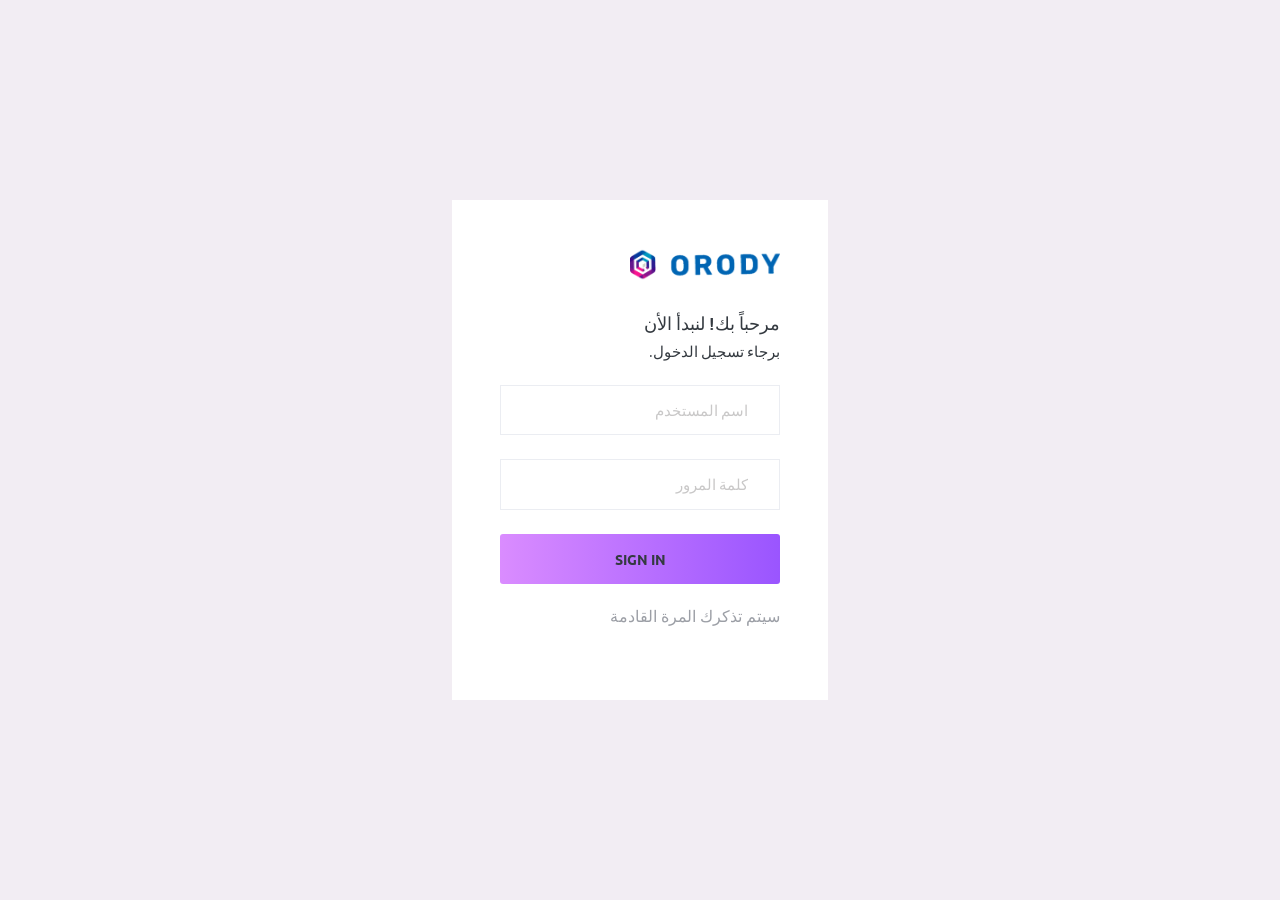
<file: index.html>
<!DOCTYPE html>
<html lang="en">

<head>
    <!-- Required meta tags -->
    <meta charset="utf-8">
    <meta name="viewport" content="width=device-width, initial-scale=1, shrink-to-fit=no">
    <title>Purple Admin</title>
    <!-- plugins:css -->
    <link rel="stylesheet" href="assets/vendors/mdi/css/materialdesignicons.min.css">
    <link rel="stylesheet" href="assets/vendors/css/vendor.bundle.base.css">
    <!-- endinject -->
    <!-- Plugin css for this page -->
    <!-- End plugin css for this page -->
    <!-- inject:css -->
    <!-- endinject -->
    <!-- Layout styles -->
    <link rel="stylesheet" href="assets/css/style.css">
    <!-- End layout styles -->
    <link rel="shortcut icon" href="assets/images/favicon.png" />
</head>

<body>
    <div class="rtl container-scroller">
        <div class="container-fluid page-body-wrapper full-page-wrapper">
            <div class="content-wrapper d-flex align-items-center auth">
                <div class="row flex-grow">
                    <div class="col-lg-4 mx-auto">
                        <div class="auth-form-light text-right p-5">
                            <div class="brand-logo">
                                <img src=assets/images/logo.png ">
                            </div>
                            <h4>مرحباً بك! لنبدأ الأن</h4>
                            
                            <h6 class="font-weight-light ">برجاء تسجيل الدخول.</h6>
                            <form class="pt-3 " method="post" action="api/login.php">
                                <div class="form-group ">
                                    <input type="text " name="user" class="form-control form-control-lg " id="exampleInputEmail1 " placeholder="اسم المستخدم ">
                                </div>
                                <div class="form-group ">
                                    <input type="password " name="pass" class="form-control form-control-lg " id="exampleInputPassword1 " placeholder="كلمة المرور ">
                                </div>
                                <div class="mt-3 ">
                                    <a onclick="this.form.submit()" class="btn btn-block btn-gradient-primary btn-lg font-weight-medium auth-form-btn " >SIGN IN</a>
                            </div>
                            <div class="my-2 d-flex justify-content-between align-items-center ">
                                <div class="form-check ">
                                    <label class="text-muted " for="remember "> سيتم تذكرك المرة القادمة</label><br>
                                </div>
                            </div>
                            </form>
                        </div>
                    </div>
                </div>
            </div>
            <!-- content-wrapper ends -->
        </div>
        <!-- page-body-wrapper ends -->
    </div>
    <!-- container-scroller -->
    <!-- plugins:js -->
    <script src=assets/vendors/js/vendor.bundle.base.js "></script>
                                <!-- endinject -->
                                <!-- Plugin js for this page -->
                                <!-- End plugin js for this page -->
                                <!-- inject:js -->
                                <script src=assets/js/off-canvas.js "></script>
    <script src=assets/js/hoverable-collapse.js "></script>
                                <script src=assets/js/misc.js "></script>
    <!-- endinject -->
</body>

</html>
</file>
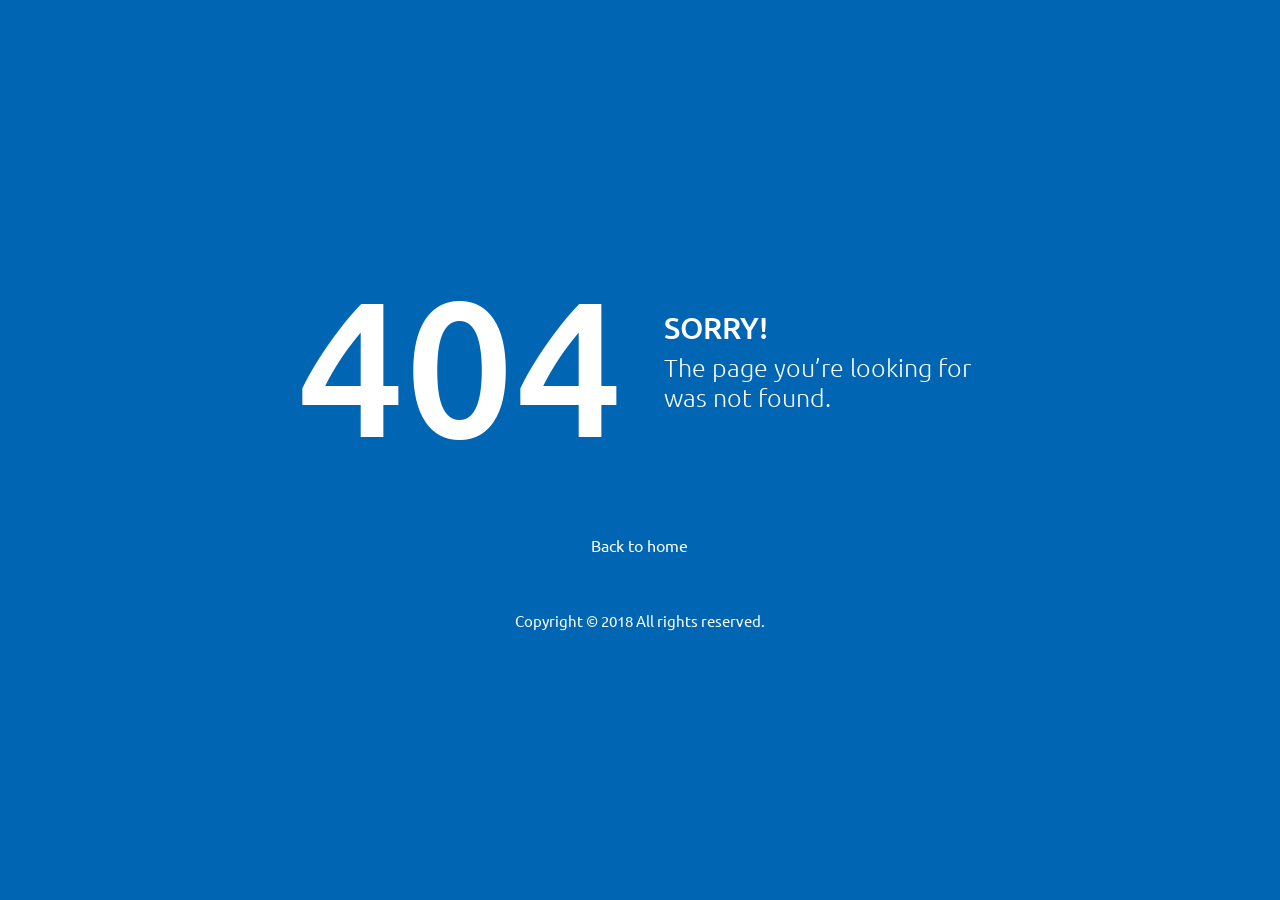
<file: pages/error-404.html>
<!DOCTYPE html>
<html lang="en">
  <head>
    <!-- Required meta tags -->
    <meta charset="utf-8">
    <meta name="viewport" content="width=device-width, initial-scale=1, shrink-to-fit=no">
    <title>Purple Admin</title>
    <!-- plugins:css -->
    <link rel="stylesheet" href="../assets/vendors/mdi/css/materialdesignicons.min.css">
    <link rel="stylesheet" href="../assets/vendors/css/vendor.bundle.base.css">
    <!-- endinject -->
    <!-- Plugin css for this page -->
    <!-- End Plugin css for this page -->
    <!-- inject:css -->
    <!-- endinject -->
    <!-- Layout styles -->
    <link rel="stylesheet" href="../assets/css/style.css">
    <!-- End layout styles -->
    <link rel="shortcut icon" href="../assets/images/favicon.png" />
  </head>
  <body>
    <div class="container-scroller">
      <div class="container-fluid page-body-wrapper full-page-wrapper">
        <div class="content-wrapper d-flex align-items-center text-center error-page bg-primary">
          <div class="row flex-grow">
            <div class="col-lg-7 mx-auto text-white">
              <div class="row align-items-center d-flex flex-row">
                <div class="col-lg-6 text-lg-right pr-lg-4">
                  <h1 class="display-1 mb-0">404</h1>
                </div>
                <div class="col-lg-6 error-page-divider text-lg-left pl-lg-4">
                  <h2>SORRY!</h2>
                  <h3 class="font-weight-light">The page you’re looking for was not found.</h3>
                </div>
              </div>
              <div class="row mt-5">
                <div class="col-12 text-center mt-xl-2">
                  <a class="text-white font-weight-medium" href="../index.html">Back to home</a>
                </div>
              </div>
              <div class="row mt-5">
                <div class="col-12 mt-xl-2">
                  <p class="text-white font-weight-medium text-center">Copyright &copy; 2018 All rights reserved.</p>
                </div>
              </div>
            </div>
          </div>
        </div>
        <!-- content-wrapper ends -->
      </div>
      <!-- page-body-wrapper ends -->
    </div>
    <!-- container-scroller -->
    <!-- plugins:js -->
    <script src="../assets/vendors/js/vendor.bundle.base.js"></script>
    <!-- endinject -->
    <!-- Plugin js for this page -->
    <!-- End plugin js for this page -->
    <!-- inject:js -->
    <script src="../assets/js/off-canvas.js"></script>
    <script src="../assets/js/hoverable-collapse.js"></script>
    <script src="../assets/js/misc.js"></script>
    <!-- endinject -->
  </body>
</html>
</file>
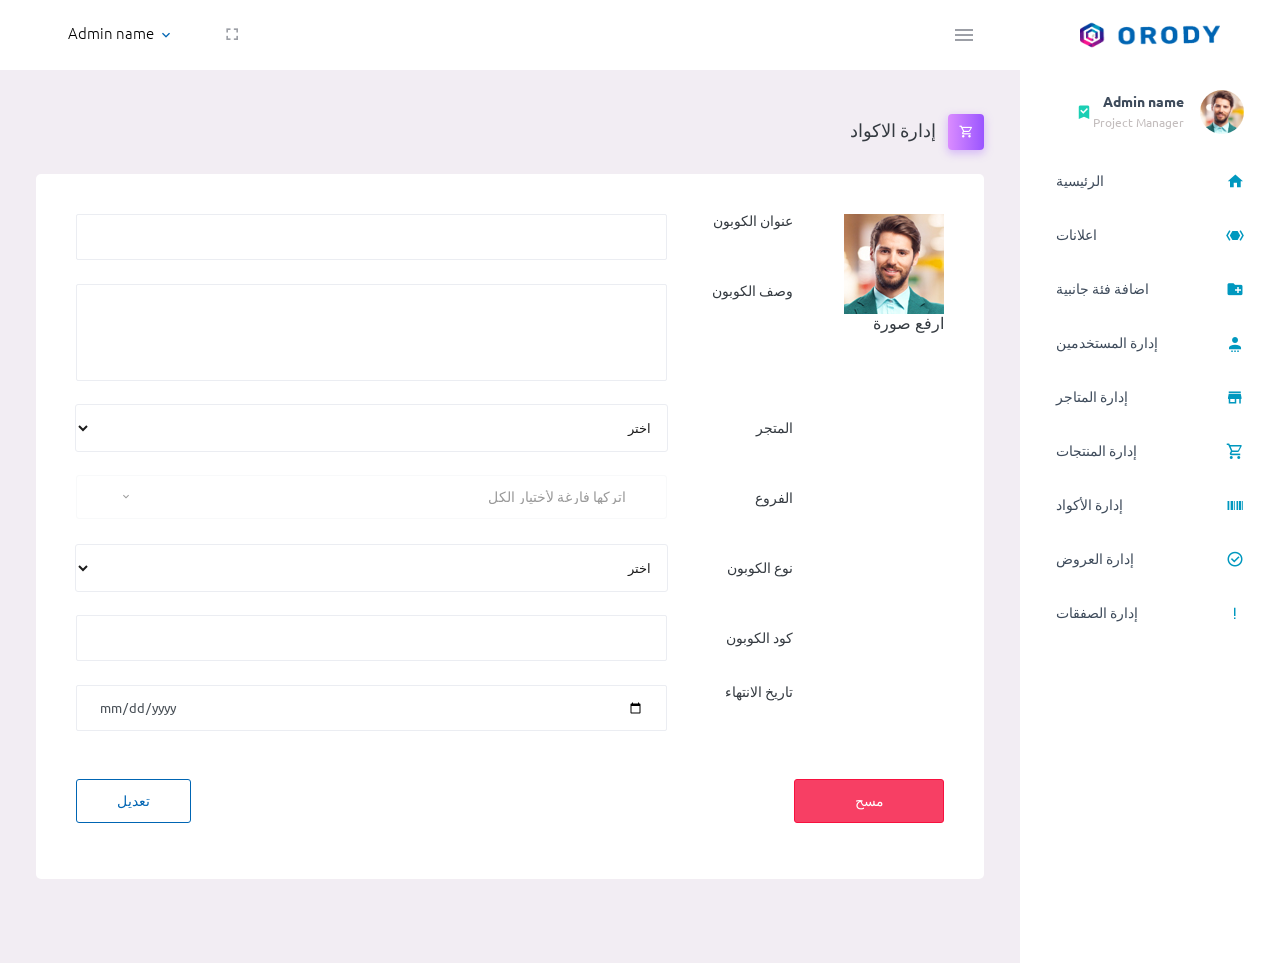
<file: pages/coupons/addCoupon.html>
<html lang="en">

<head>
    <!-- Required meta tags -->
    <meta charset="utf-8">
    <meta name="viewport" content="width=device-width, initial-scale=1, shrink-to-fit=no">
    <title>Orody Admin</title>
    <!-- plugins:css -->
    <link rel="stylesheet" href="../../assets/vendors/mdi/css/materialdesignicons.min.css">
    <link rel="stylesheet" href="../../assets/vendors/css/vendor.bundle.base.css">
    <link rel="stylesheet" href="../../assets/css/style.css">

    <link rel="stylesheet" href="../../assets/\css\dataTables.css">
    <!-- End layout styles -->

    <link rel="shortcut icon" href="../../assets/images/favicon.png">
    <link rel="stylesheet" href="../../assets/css/bootstrap-select.min.css">
</head>

<body class="">
    <div class="container-scroller">
        <!-- partial:partials/_navbar.html -->
        <nav class="navbar default-layout-navbar col-lg-12 col-12 p-0 fixed-top d-flex flex-row">

            <div class="navbar-menu-wrapper d-flex align-items-stretch">

                <ul class="navbar-nav navbar-nav-right">
                    <li class="nav-item nav-profile dropdown">
                        <a class="nav-link dropdown-toggle" id="profileDropdown" href="#" data-toggle="dropdown" aria-expanded="false">
                            <div class="nav-profile-text">
                                <p class="mb-1 text-black">Admin name</p>
                            </div>
                        </a>
                        <div class="dropdown-menu navbar-dropdown" aria-labelledby="profileDropdown">
                            <a class="dropdown-item" href="#">
                                <i class="mdi mdi-logout mr-2 text-primary"></i> تسجيل خروج </a>
                        </div>
                    </li>
                    <li class="nav-item d-none d-lg-block full-screen-link">
                        <a class="nav-link">
                            <i class="mdi mdi-fullscreen" id="fullscreen-button"></i>
                        </a>
                    </li>
                </ul>
                <button class="navbar-toggler navbar-toggler-right d-lg-none align-self-center" type="button" data-toggle="offcanvas">
          <span class="mdi mdi-menu"></span>
        </button><button class="navbar-toggler navbar-toggler align-self-center" type="button" data-toggle="minimize">
          <span class="mdi mdi-menu"></span>
        </button>

            </div>
            <div class="text-center navbar-brand-wrapper d-flex align-items-center justify-content-center">
                <a class="navbar-brand brand-logo" href="../home.html"><img src="../../assets/images/logo.png" alt="logo"></a>
                <a class="navbar-brand brand-logo-mini" href="../home.html"><img src="../../assets/images/logo-mini.png" alt="logo"></a>
            </div>
        </nav>
        <!-- partial -->
        <div class="container-fluid page-body-wrapper">
            <div class="main-panel">
                <div class="content-wrapper">
                    <div class="page-header">
                        <h3 class="page-title">
                            إدارة الاكواد
                            <span class="page-title-icon bg-gradient-primary text-white mr-2">
                <i class="mdi mdi-cart-outline menu-icon"></i>
              </span> </h3>
                    </div>
                    <div class="row">
                        <div class="rtl col-12 grid-margin">
                            <div class="card">
                                <form action="">
                                    <div class="card-body">
                                        <div class="form-group row">
                                            <div class="col-2">
                                                <div onclick="pro1()" class="nav-profile-image">
                                                    <input style="display:none;" type="file" id="file">
                                                    <img src="../../assets/images/faces/face1.jpg" alt="profile">
                                                    <h5>ارفع صورة</h5>
                                                </div>

                                            </div>
                                            <div class="col-10">

                                                <div class="form-group row">
                                                    <label for="example-search-input2" class="col-2">عنوان الكوبون</label>
                                                    <div class="col-10">
                                                        <input type="text" name="name" class="form-control" value="" id="" required>
                                                    </div>
                                                </div>
                                                <div class="form-group row">
                                                    <label for="example-search-input2" class="col-2">وصف الكوبون</label>
                                                    <div class="col-10">
                                                        <textarea class="form-control" rows="5" id="comment" required></textarea>
                                                    </div>
                                                </div>
                                                <div class="form-group row">
                                                    <label for="example-search-input" class="col-2 col-form-label">المتجر</label>
                                                    <div class="col-10">
                                                        <select class="form-control" id="cars" required>
                                                        <option value="">اختر</option>
                                                      </select>
                                                    </div>
                                                </div>
                                                <div class="form-group row">
                                                    <label for="example-search-input" class="col-2 col-form-label">الفروع</label>
                                                    <div class="col-10"><select class="selectpicker form-control" multiple name="sms">
                                                        
                                                        <option>ذكر</option>
                                                        <option>خنثي</option>
                                                      </select>

                                                    </div>
                                                </div>
                                                <div class="form-group row">
                                                    <label for="example-search-input" class="col-2 col-form-label">نوع الكوبون</label>
                                                    <div class="col-10">
                                                        <select class="form-control" id="cars" required>
                                                        <option value="">اختر</option>
                                                        <option value="خصم بنسبة">خصم بنسبة</option>
                                                        <option value="خصم بسعر">خصم بسعر</option>
                                                      </select>
                                                    </div>
                                                </div>
                                                <div class="form-group row">
                                                    <label for="example-search-input" class="col-2 col-form-label">كود الكوبون</label>
                                                    <div class="col-10">
                                                        <input type="text" name="name" class="form-control" value="" id="" required>
                                                    </div>
                                                </div>
                                                <div class="form-group row">
                                                    <label for="example-search-input2" class="col-2">تاريخ الانتهاء</label>
                                                    <div class="col-10">
                                                        <input type="date" class="form-control" value="" id="" required>
                                                    </div>
                                                </div>
                                            </div>

                                        </div>
                                        <a href="Control.html"> <button type="button" class="btn btn-danger btn-fw">مسح</button></a>

                                        <a href="Control.html"> <button type="submit" style="float:left" class="btn btn-outline-primary btn-round">تعديل</button></a>
                                </form>
                                </div>
                            </div>
                        </div>

                    </div>
                    <!-- partial -->
                </div>
            </div>
            <!-- partial:partials/_sidebar.html -->
            <nav class="sidebar sidebar-offcanvas" id="sidebar">
                <ul class="nav">
                    <li class="nav-item nav-profile">
                        <a href="#" class="nav-link">
                            <i class="mdi mdi-bookmark-check text-success nav-profile-badge"></i>
                            <div class="nav-profile-text d-flex flex-column">
                                <span class="font-weight-bold mb-2">Admin name</span>
                                <span class="text-secondary text-small">Project Manager</span>
                            </div>
                            <div class="nav-profile-image">
                                <img src="../../assets/images/faces/face1.jpg" alt="profile">
                                <span class="login-status online"></span>
                                <!--change to offline or busy as needed-->
                            </div>
                        </a>
                    </li>
                    <li class="nav-item">
                        <a class="nav-link" href="../home.html">
                            <span class="menu-title">الرئيسية</span>
                            <i class="mdi mdi-home menu-icon"></i>
                        </a>
                    </li>
                    <li class="nav-item">
                        <a class="nav-link" href="../magazine/magazine.html">
                            <span class="menu-title">اعلانات</span>
                            <i class="mdi mdi mdi-xaml menu-icon"></i>
                        </a>
                    </li>
                    <li class="nav-item">
                        <a class="nav-link" href="pages/icons/mdi.html">
                            <span class="menu-title">اضافة فئة جانبية</span>
                            <i class="mdi mdi-folder-plus menu-icon"></i>
                        </a>
                    </li>
                    <li class="nav-item">
                        <a class="nav-link" href="../users/users.html">
                            <span class="menu-title">إدارة المستخدمين</span>
                            <i class="mdi mdi-account-settings menu-icon"></i>
                        </a>
                    </li>
                    <li class="nav-item">
                        <a class="nav-link" href="pages/icons/mdi.html">
                            <span class="menu-title">إدارة المتاجر</span>
                            <i class="mdi mdi-store menu-icon"></i>
                        </a>
                    </li>
                    <li class="nav-item">
                        <a class="nav-link" href="pages/icons/mdi.html">
                            <span class="menu-title">إدارة المنتجات</span>
                            <i class="mdi mdi-cart-outline menu-icon"></i>
                        </a>
                    </li>
                    <li class="nav-item">
                        <a class="nav-link" href="pages/icons/mdi.html">
                            <span class="menu-title">إدارة الأكواد</span>
                            <i class="mdi mdi-barcode menu-icon"></i>
                        </a>
                    </li>
                    <li class="nav-item">
                        <a class="nav-link" href="pages/icons/mdi.html">
                            <span class="menu-title">إدارة العروض</span>
                            <i class="mdi mdi-check-circle-outline menu-icon"></i>
                        </a>
                    </li>
                    <li class="nav-item">
                        <a class="nav-link" href="pages/icons/mdi.html">
                            <span class="menu-title">إدارة الصفقات</span>
                            <i class="mdi mdi-exclamation menu-icon"></i>
                        </a>

                </ul>
            </nav>
            <!-- partial -->

            <!-- main-panel ends -->
        </div>
        <!-- page-body-wrapper ends -->
    </div>

    <!-- container-scroller -->
    <!-- plugins:js -->

    <script>
        function pro1() {
            document.getElementById("file").click();
        }
    </script>

    <script src="https://code.jquery.com/jquery-3.3.1.js"></script>
    <script src="../../assets/vendors/js/vendor.bundle.base.js"></script>

    <script src="https://cdn.datatables.net/1.10.20/js/jquery.dataTables.min.js"></script>
    <script src="https://cdn.datatables.net/1.10.20/js/dataTables.bootstrap.min.js"></script>

    <!-- endinject -->
    <!-- Plugin js for this page -->
    <!-- End plugin js for this page -->
    <!-- inject:js -->
    <script src="../../assets/js/off-canvas.js"></script>
    <script src="../../assets/js/hoverable-collapse.js"></script>
    <script src="../../assets/js/misc.js"></script>
    <!-- endinject -->
    <!-- Custom js for this page -->
    <script src="../../assets/js/dashboard.js"></script>
    <script src="../../assets/js/todolist.js"></script>
    <script src="../../assets/js/file-upload.js"></script>
    <script src="../../assets/js/bootstrap-select.min.js"></script>
    <!-- End custom js for this page -->
</body>

</html>
</file>
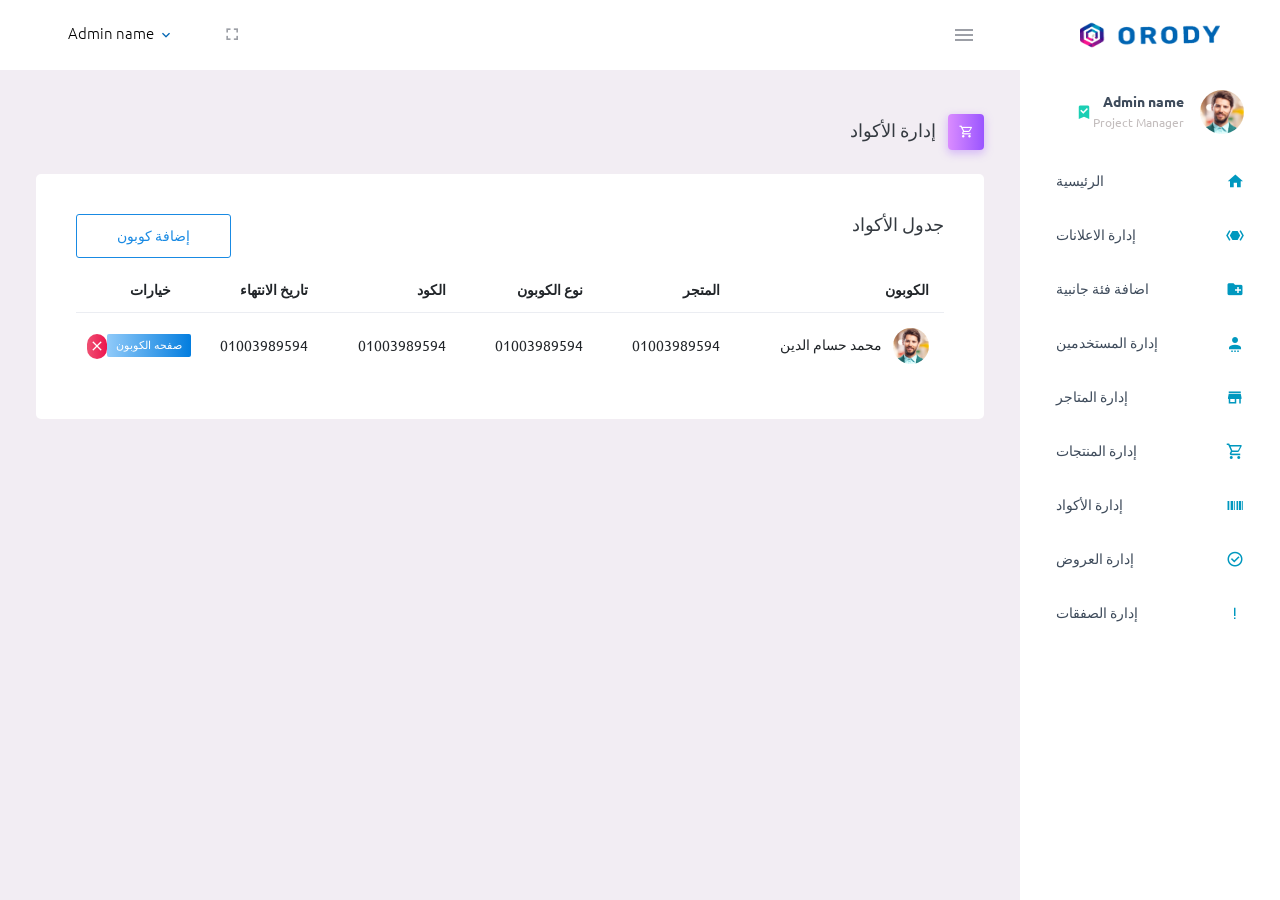
<file: pages/coupons/coupons.html>
<html lang="en">

<head>
    <!-- Required meta tags -->
    <meta charset="utf-8">
    <meta name="viewport" content="width=device-width, initial-scale=1, shrink-to-fit=no">
    <title>Orody Admin</title>
    <!-- plugins:css -->
    <link rel="stylesheet" href="../../assets/vendors/mdi/css/materialdesignicons.min.css">
    <link rel="stylesheet" href="../../assets/vendors/css/vendor.bundle.base.css">
    <link rel="stylesheet" href="../../assets/css/style.css">

    <link rel="stylesheet" href="../../assets/\css\dataTables.css">
    <!-- End layout styles -->

    <link rel="shortcut icon" href="../../assets/images/favicon.png">
</head>

<body class="">
    <div class="container-scroller">
        <!-- partial:partials/_navbar.html -->
        <nav class="navbar default-layout-navbar col-lg-12 col-12 p-0 fixed-top d-flex flex-row">

            <div class="navbar-menu-wrapper d-flex align-items-stretch">

                <ul class="navbar-nav navbar-nav-right">
                    <li class="nav-item nav-profile dropdown">
                        <a class="nav-link dropdown-toggle" id="profileDropdown" href="#" data-toggle="dropdown" aria-expanded="false">
                            <div class="nav-profile-text">
                                <p class="mb-1 text-black">Admin name</p>
                            </div>
                        </a>
                        <div class="dropdown-menu navbar-dropdown" aria-labelledby="profileDropdown">
                            <a class="dropdown-item" href="#">
                                <i class="mdi mdi-logout mr-2 text-primary"></i> تسجيل خروج </a>
                        </div>
                    </li>
                    <li class="nav-item d-none d-lg-block full-screen-link">
                        <a class="nav-link">
                            <i class="mdi mdi-fullscreen" id="fullscreen-button"></i>
                        </a>
                    </li>
                </ul>
                <button class="navbar-toggler navbar-toggler-right d-lg-none align-self-center" type="button" data-toggle="offcanvas">
          <span class="mdi mdi-menu"></span>
        </button><button class="navbar-toggler navbar-toggler align-self-center" type="button" data-toggle="minimize">
          <span class="mdi mdi-menu"></span>
        </button>

            </div>
            <div class="text-center navbar-brand-wrapper d-flex align-items-center justify-content-center">
                <a class="navbar-brand brand-logo" href="../home.html"><img src="../../assets/images/logo.png" alt="logo"></a>
                <a class="navbar-brand brand-logo-mini" href="../home.html"><img src="../../assets/images/logo-mini.png" alt="logo"></a>
            </div>
        </nav>
        <!-- partial -->
        <div class="container-fluid page-body-wrapper">
            <div class="main-panel">
                <div class="content-wrapper">
                    <div class="page-header">
                        <h3 class="page-title">
                            إدارة الأكواد
                            <span class="page-title-icon bg-gradient-primary text-white mr-2">
                <i class="mdi mdi-cart-outline menu-icon"></i>
              </span> </h3>
                    </div>

                    <div class="row">
                        <div class="col-12 grid-margin">
                            <div class="card">
                                <div class="card-body">
                                    <div class="row">
                                        <div style="text-align: -webkit-left;margin-bottom: 10;" class="col-sm-5">
                                            <a href="addCoupon.html"><button type="button" class="btn btn-outline-info btn-icon-text"> إضافة كوبون </button></a>
                                        </div>
                                        <div class="col-sm-7">
                                            <h4 class="card-title">جدول الأكواد</h4>
                                        </div>
                                    </div>
                                    <div class="row">
                                    </div>
                                    <div class="table-responsive">
                                        <table id="tableId" class="rtl table">
                                            <thead>
                                                <tr>
                                                    <th> الكوبون </th>
                                                    <th> المتجر </th>
                                                    <th> نوع الكوبون </th>
                                                    <th> الكود </th>
                                                    <th> تاريخ الانتهاء </th>
                                                    <th> خيارات </th>
                                                </tr>
                                            </thead>
                                            <tbody>
                                                <tr>
                                                    <td>
                                                        <img src="../../assets//images/faces/face1.jpg" class="mr-2" alt="image"> محمد حسام الدين </td>
                                                    <td> 01003989594 </td>
                                                    <td> 01003989594 </td>
                                                    <td> 01003989594 </td>
                                                    <td> 01003989594 </td>
                                                    <td>
                                                        <div class="row">
                                                            <a href="addCoupon.html"><label class="badge badge-gradient-info">صفحه الكوبون</label></a>
                                                            <button onclick="confirm(' سيتم مسح الاعلان ! ');" type="button" class="btn btn-gradient-danger btn-rounded btn-icon">
                                                                <i class="mdi mdi-close"></i>
                                                              </button>
                                                        </div>
                                                    </td>
                                                </tr>
                                            </tbody>
                                        </table>
                                    </div>
                                </div>
                            </div>
                        </div>
                    </div>
                </div>
                <!-- partial -->
            </div>
            <!-- partial:partials/_sidebar.html -->
            <nav class="sidebar sidebar-offcanvas" id="sidebar">
                <ul class="nav">
                    <li class="nav-item nav-profile">
                        <a href="#" class="nav-link">
                            <i class="mdi mdi-bookmark-check text-success nav-profile-badge"></i>
                            <div class="nav-profile-text d-flex flex-column">
                                <span class="font-weight-bold mb-2">Admin name</span>
                                <span class="text-secondary text-small">Project Manager</span>
                            </div>
                            <div class="nav-profile-image">
                                <img src="../../assets/images/faces/face1.jpg" alt="profile">
                                <span class="login-status online"></span>
                                <!--change to offline or busy as needed-->
                            </div>
                        </a>
                    </li>
                    <li class="nav-item">
                        <a class="nav-link" href="../home.html">
                            <span class="menu-title">الرئيسية</span>
                            <i class="mdi mdi-home menu-icon"></i>
                        </a>
                    </li>
                    <li class="nav-item">
                        <a class="nav-link" href="">
                            <span class="menu-title">إدارة الاعلانات</span>
                            <i class="mdi mdi-xaml menu-icon"></i>
                        </a>
                    </li>
                    <li class="nav-item">
                        <a class="nav-link" href="pages/icons/mdi.html">
                            <span class="menu-title">اضافة فئة جانبية</span>
                            <i class="mdi mdi-folder-plus menu-icon"></i>
                        </a>
                    </li>
                    <li class="nav-item">
                        <a class="nav-link" href="../users/users.html">
                            <span class="menu-title">إدارة المستخدمين</span>
                            <i class="mdi mdi-account-settings menu-icon"></i>
                        </a>
                    </li>
                    <li class="nav-item">
                        <a class="nav-link" href="pages/icons/mdi.html">
                            <span class="menu-title">إدارة المتاجر</span>
                            <i class="mdi mdi-store menu-icon"></i>
                        </a>
                    </li>
                    <li class="nav-item">
                        <a class="nav-link" href="pages/icons/mdi.html">
                            <span class="menu-title">إدارة المنتجات</span>
                            <i class="mdi mdi-cart-outline menu-icon"></i>
                        </a>
                    </li>
                    <li class="nav-item">
                        <a class="nav-link" href="pages/icons/mdi.html">
                            <span class="menu-title">إدارة الأكواد</span>
                            <i class="mdi mdi-barcode menu-icon"></i>
                        </a>
                    </li>
                    <li class="nav-item">
                        <a class="nav-link" href="pages/icons/mdi.html">
                            <span class="menu-title">إدارة العروض</span>
                            <i class="mdi mdi-check-circle-outline menu-icon"></i>
                        </a>
                    </li>
                    <li class="nav-item">
                        <a class="nav-link" href="pages/icons/mdi.html">
                            <span class="menu-title">إدارة الصفقات</span>
                            <i class="mdi mdi-exclamation menu-icon"></i>
                        </a>

                </ul>
            </nav>
            <!-- partial -->

            <!-- main-panel ends -->
        </div>
        <!-- page-body-wrapper ends -->
    </div>
    <!-- container-scroller -->
    <!-- plugins:js -->



    <script src="https://code.jquery.com/jquery-3.3.1.js"></script>
    <script src="../../assets/vendors/js/vendor.bundle.base.js"></script>

    <script src="https://cdn.datatables.net/1.10.20/js/jquery.dataTables.min.js"></script>
    <script src="https://cdn.datatables.net/1.10.20/js/dataTables.bootstrap.min.js"></script>

    <!-- endinject -->
    <!-- Plugin js for this page -->
    <script src="../../assets/vendors/chart.js/Chart.min.js"></script>
    <!-- End plugin js for this page -->
    <!-- inject:js -->
    <script src="../../assets/js/off-canvas.js"></script>
    <script src="../../assets/js/hoverable-collapse.js"></script>
    <script src="../../assets/js/misc.js"></script>
    <!-- endinject -->
    <!-- Custom js for this page -->
    <script src="../../assets/js/dashboard.js"></script>
    <script src="../../assets/js/todolist.js"></script>
    <!-- End custom js for this page -->
    <script>
        $(document).ready(function() {
            $('#tableId').DataTable();
        });
    </script>
</body>

</html>
</file>
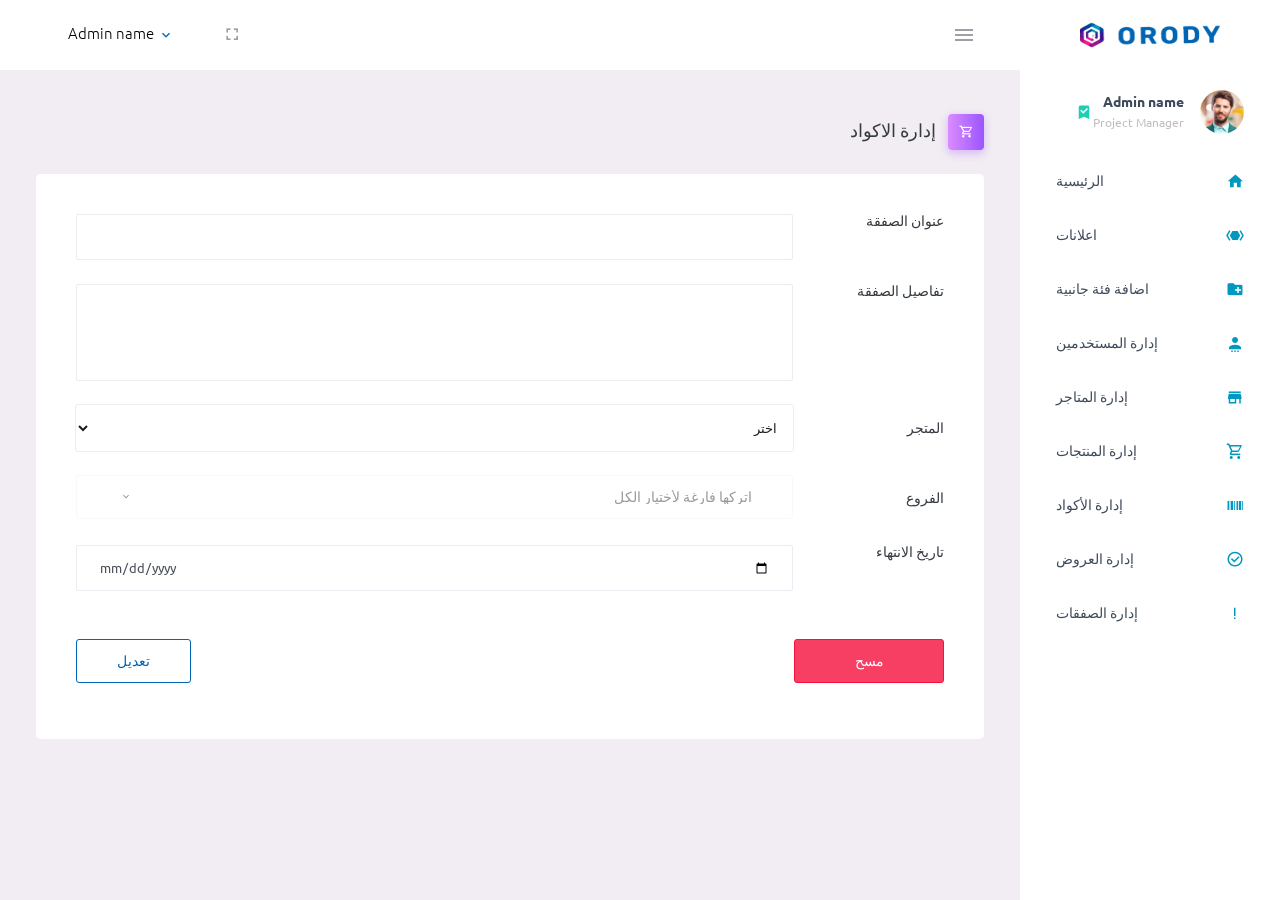
<file: pages/deals/addDeal.html>
<html lang="en">

<head>
    <!-- Required meta tags -->
    <meta charset="utf-8">
    <meta name="viewport" content="width=device-width, initial-scale=1, shrink-to-fit=no">
    <title>Orody Admin</title>
    <!-- plugins:css -->
    <link rel="stylesheet" href="../../assets/vendors/mdi/css/materialdesignicons.min.css">
    <link rel="stylesheet" href="../../assets/vendors/css/vendor.bundle.base.css">
    <link rel="stylesheet" href="../../assets/css/style.css">

    <link rel="stylesheet" href="../../assets/\css\dataTables.css">
    <!-- End layout styles -->

    <link rel="shortcut icon" href="../../assets/images/favicon.png">
    <link rel="stylesheet" href="../../assets/css/bootstrap-select.min.css">
</head>

<body class="">
    <div class="container-scroller">
        <!-- partial:partials/_navbar.html -->
        <nav class="navbar default-layout-navbar col-lg-12 col-12 p-0 fixed-top d-flex flex-row">

            <div class="navbar-menu-wrapper d-flex align-items-stretch">

                <ul class="navbar-nav navbar-nav-right">
                    <li class="nav-item nav-profile dropdown">
                        <a class="nav-link dropdown-toggle" id="profileDropdown" href="#" data-toggle="dropdown" aria-expanded="false">
                            <div class="nav-profile-text">
                                <p class="mb-1 text-black">Admin name</p>
                            </div>
                        </a>
                        <div class="dropdown-menu navbar-dropdown" aria-labelledby="profileDropdown">
                            <a class="dropdown-item" href="#">
                                <i class="mdi mdi-logout mr-2 text-primary"></i> تسجيل خروج </a>
                        </div>
                    </li>
                    <li class="nav-item d-none d-lg-block full-screen-link">
                        <a class="nav-link">
                            <i class="mdi mdi-fullscreen" id="fullscreen-button"></i>
                        </a>
                    </li>
                </ul>
                <button class="navbar-toggler navbar-toggler-right d-lg-none align-self-center" type="button" data-toggle="offcanvas">
          <span class="mdi mdi-menu"></span>
        </button><button class="navbar-toggler navbar-toggler align-self-center" type="button" data-toggle="minimize">
          <span class="mdi mdi-menu"></span>
        </button>

            </div>
            <div class="text-center navbar-brand-wrapper d-flex align-items-center justify-content-center">
                <a class="navbar-brand brand-logo" href="../home.html"><img src="../../assets/images/logo.png" alt="logo"></a>
                <a class="navbar-brand brand-logo-mini" href="../home.html"><img src="../../assets/images/logo-mini.png" alt="logo"></a>
            </div>
        </nav>
        <!-- partial -->
        <div class="container-fluid page-body-wrapper">
            <div class="main-panel">
                <div class="content-wrapper">
                    <div class="page-header">
                        <h3 class="page-title">
                            إدارة الاكواد
                            <span class="page-title-icon bg-gradient-primary text-white mr-2">
                <i class="mdi mdi-cart-outline menu-icon"></i>
              </span> </h3>
                    </div>
                    <div class="row">
                        <div class="rtl col-12 grid-margin">
                            <div class="card">
                                <form action="">
                                    <div class="card-body">
                                        <div class="form-group row">
                                            <div class="col-12">

                                                <div class="form-group row">
                                                    <label for="example-search-input2" class="col-2">عنوان الصفقة</label>
                                                    <div class="col-10">
                                                        <input type="text" name="name" class="form-control" value="" id="" required>
                                                    </div>
                                                </div>
                                                <div class="form-group row">
                                                    <label for="example-search-input2" class="col-2">تفاصيل الصفقة</label>
                                                    <div class="col-10">
                                                        <textarea class="form-control" rows="5" id="comment" required></textarea>
                                                    </div>
                                                </div>
                                                <div class="form-group row">
                                                    <label for="example-search-input" class="col-2 col-form-label">المتجر</label>
                                                    <div class="col-10">
                                                        <select class="form-control" id="cars" required>
                                                        <option value="">اختر</option>
                                                      </select>
                                                    </div>
                                                </div>
                                                <div class="form-group row">
                                                    <label for="example-search-input" class="col-2 col-form-label">الفروع</label>
                                                    <div class="col-10"><select class="selectpicker form-control" multiple name="sms">
                                                        
                                                        <option>ذكر</option>
                                                        <option>خنثي</option>
                                                      </select>

                                                    </div>
                                                </div>
                                                <div class="form-group row">
                                                    <label for="example-search-input2" class="col-2">تاريخ الانتهاء</label>
                                                    <div class="col-10">
                                                        <input type="date" class="form-control" value="" id="" required>
                                                    </div>
                                                </div>
                                            </div>

                                        </div>
                                        <a href="Control.html"> <button type="button" class="btn btn-danger btn-fw">مسح</button></a>

                                        <a href="Control.html"> <button type="submit" style="float:left" class="btn btn-outline-primary btn-round">تعديل</button></a>
                                </form>
                                </div>
                            </div>
                        </div>

                    </div>
                    <!-- partial -->
                </div>
            </div>
            <!-- partial:partials/_sidebar.html -->
            <nav class="sidebar sidebar-offcanvas" id="sidebar">
                <ul class="nav">
                    <li class="nav-item nav-profile">
                        <a href="#" class="nav-link">
                            <i class="mdi mdi-bookmark-check text-success nav-profile-badge"></i>
                            <div class="nav-profile-text d-flex flex-column">
                                <span class="font-weight-bold mb-2">Admin name</span>
                                <span class="text-secondary text-small">Project Manager</span>
                            </div>
                            <div class="nav-profile-image">
                                <img src="../../assets/images/faces/face1.jpg" alt="profile">
                                <span class="login-status online"></span>
                                <!--change to offline or busy as needed-->
                            </div>
                        </a>
                    </li>
                    <li class="nav-item">
                        <a class="nav-link" href="../home.html">
                            <span class="menu-title">الرئيسية</span>
                            <i class="mdi mdi-home menu-icon"></i>
                        </a>
                    </li>
                    <li class="nav-item">
                        <a class="nav-link" href="../magazine/magazine.html">
                            <span class="menu-title">اعلانات</span>
                            <i class="mdi mdi mdi-xaml menu-icon"></i>
                        </a>
                    </li>
                    <li class="nav-item">
                        <a class="nav-link" href="pages/icons/mdi.html">
                            <span class="menu-title">اضافة فئة جانبية</span>
                            <i class="mdi mdi-folder-plus menu-icon"></i>
                        </a>
                    </li>
                    <li class="nav-item">
                        <a class="nav-link" href="../users/users.html">
                            <span class="menu-title">إدارة المستخدمين</span>
                            <i class="mdi mdi-account-settings menu-icon"></i>
                        </a>
                    </li>
                    <li class="nav-item">
                        <a class="nav-link" href="pages/icons/mdi.html">
                            <span class="menu-title">إدارة المتاجر</span>
                            <i class="mdi mdi-store menu-icon"></i>
                        </a>
                    </li>
                    <li class="nav-item">
                        <a class="nav-link" href="pages/icons/mdi.html">
                            <span class="menu-title">إدارة المنتجات</span>
                            <i class="mdi mdi-cart-outline menu-icon"></i>
                        </a>
                    </li>
                    <li class="nav-item">
                        <a class="nav-link" href="pages/icons/mdi.html">
                            <span class="menu-title">إدارة الأكواد</span>
                            <i class="mdi mdi-barcode menu-icon"></i>
                        </a>
                    </li>
                    <li class="nav-item">
                        <a class="nav-link" href="pages/icons/mdi.html">
                            <span class="menu-title">إدارة العروض</span>
                            <i class="mdi mdi-check-circle-outline menu-icon"></i>
                        </a>
                    </li>
                    <li class="nav-item">
                        <a class="nav-link" href="pages/icons/mdi.html">
                            <span class="menu-title">إدارة الصفقات</span>
                            <i class="mdi mdi-exclamation menu-icon"></i>
                        </a>

                </ul>
            </nav>
            <!-- partial -->

            <!-- main-panel ends -->
        </div>
        <!-- page-body-wrapper ends -->
    </div>

    <!-- container-scroller -->
    <!-- plugins:js -->

    <script>
        function pro1() {
            document.getElementById("file").click();
        }
    </script>

    <script src="https://code.jquery.com/jquery-3.3.1.js"></script>
    <script src="../../assets/vendors/js/vendor.bundle.base.js"></script>

    <script src="https://cdn.datatables.net/1.10.20/js/jquery.dataTables.min.js"></script>
    <script src="https://cdn.datatables.net/1.10.20/js/dataTables.bootstrap.min.js"></script>

    <!-- endinject -->
    <!-- Plugin js for this page -->
    <!-- End plugin js for this page -->
    <!-- inject:js -->
    <script src="../../assets/js/off-canvas.js"></script>
    <script src="../../assets/js/hoverable-collapse.js"></script>
    <script src="../../assets/js/misc.js"></script>
    <!-- endinject -->
    <!-- Custom js for this page -->
    <script src="../../assets/js/dashboard.js"></script>
    <script src="../../assets/js/todolist.js"></script>
    <script src="../../assets/js/file-upload.js"></script>
    <script src="../../assets/js/bootstrap-select.min.js"></script>
    <!-- End custom js for this page -->
</body>

</html>
</file>
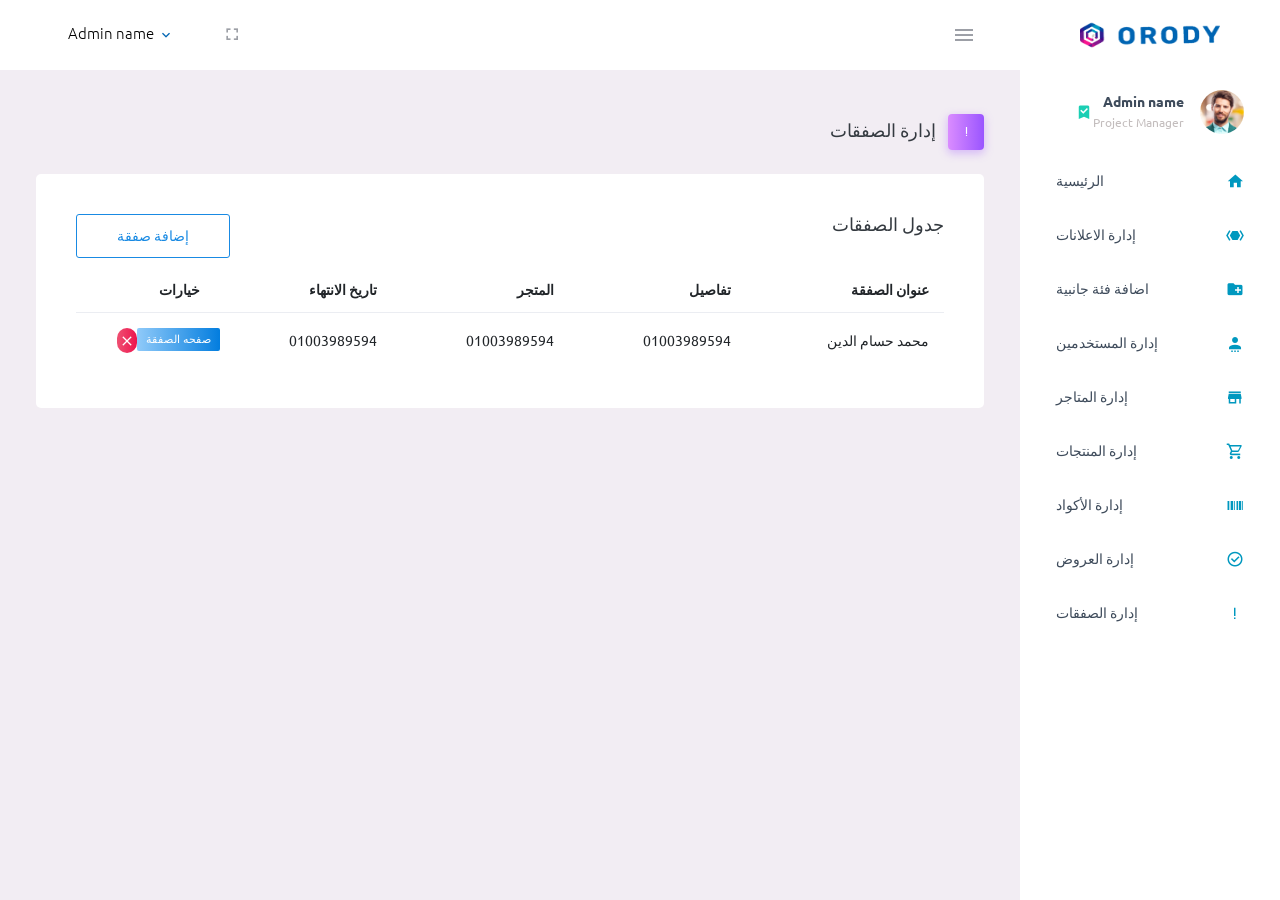
<file: pages/deals/deals.html>
<html lang="en">

<head>
    <!-- Required meta tags -->
    <meta charset="utf-8">
    <meta name="viewport" content="width=device-width, initial-scale=1, shrink-to-fit=no">
    <title>Orody Admin</title>
    <!-- plugins:css -->
    <link rel="stylesheet" href="../../assets/vendors/mdi/css/materialdesignicons.min.css">
    <link rel="stylesheet" href="../../assets/vendors/css/vendor.bundle.base.css">
    <link rel="stylesheet" href="../../assets/css/style.css">

    <link rel="stylesheet" href="../../assets/\css\dataTables.css">
    <!-- End layout styles -->

    <link rel="shortcut icon" href="../../assets/images/favicon.png">
</head>

<body class="">
    <div class="container-scroller">
        <!-- partial:partials/_navbar.html -->
        <nav class="navbar default-layout-navbar col-lg-12 col-12 p-0 fixed-top d-flex flex-row">

            <div class="navbar-menu-wrapper d-flex align-items-stretch">

                <ul class="navbar-nav navbar-nav-right">
                    <li class="nav-item nav-profile dropdown">
                        <a class="nav-link dropdown-toggle" id="profileDropdown" href="#" data-toggle="dropdown" aria-expanded="false">
                            <div class="nav-profile-text">
                                <p class="mb-1 text-black">Admin name</p>
                            </div>
                        </a>
                        <div class="dropdown-menu navbar-dropdown" aria-labelledby="profileDropdown">
                            <a class="dropdown-item" href="#">
                                <i class="mdi mdi-logout mr-2 text-primary"></i> تسجيل خروج </a>
                        </div>
                    </li>
                    <li class="nav-item d-none d-lg-block full-screen-link">
                        <a class="nav-link">
                            <i class="mdi mdi-fullscreen" id="fullscreen-button"></i>
                        </a>
                    </li>
                </ul>
                <button class="navbar-toggler navbar-toggler-right d-lg-none align-self-center" type="button" data-toggle="offcanvas">
          <span class="mdi mdi-menu"></span>
        </button><button class="navbar-toggler navbar-toggler align-self-center" type="button" data-toggle="minimize">
          <span class="mdi mdi-menu"></span>
        </button>

            </div>
            <div class="text-center navbar-brand-wrapper d-flex align-items-center justify-content-center">
                <a class="navbar-brand brand-logo" href="../home.html"><img src="../../assets/images/logo.png" alt="logo"></a>
                <a class="navbar-brand brand-logo-mini" href="../home.html"><img src="../../assets/images/logo-mini.png" alt="logo"></a>
            </div>
        </nav>
        <!-- partial -->
        <div class="container-fluid page-body-wrapper">
            <div class="main-panel">
                <div class="content-wrapper">
                    <div class="page-header">
                        <h3 class="page-title">
                            إدارة الصفقات
                            <span class="page-title-icon bg-gradient-primary text-white mr-2">
                <i class="mdi mdi-exclamation menu-icon"></i>
              </span> </h3>
                    </div>

                    <div class="row">
                        <div class="col-12 grid-margin">
                            <div class="card">
                                <div class="card-body">
                                    <div class="row">
                                        <div style="text-align: -webkit-left;margin-bottom: 10;" class="col-sm-5">
                                            <a href="addDeal.html"><button type="button" class="btn btn-outline-info btn-icon-text"> إضافة صفقة </button></a>
                                        </div>
                                        <div class="col-sm-7">
                                            <h4 class="card-title">جدول الصفقات</h4>
                                        </div>
                                    </div>
                                    <div class="row">
                                    </div>
                                    <div class="table-responsive">
                                        <table id="tableId" class="rtl table">
                                            <thead>
                                                <tr>
                                                    <th> عنوان الصفقة </th>

                                                    <th> تفاصيل </th>
                                                    <th> المتجر </th>
                                                    <th> تاريخ الانتهاء </th>
                                                    <th> خيارات </th>
                                                </tr>
                                            </thead>
                                            <tbody>
                                                <tr>
                                                    <td>
                                                        محمد حسام الدين </td>
                                                    <td> 01003989594 </td>
                                                    <td> 01003989594 </td>
                                                    <td> 01003989594 </td>
                                                    <td>
                                                        <div class="row">
                                                            <a href="addDeal.html"><label class="badge badge-gradient-info">صفحه الصفقة</label></a>
                                                            <button onclick="confirm(' سيتم مسح الصفقة ! ');" type="button" class="btn btn-gradient-danger btn-rounded btn-icon">
                                                                <i class="mdi mdi-close"></i>
                                                              </button>
                                                        </div>
                                                    </td>
                                                </tr>
                                            </tbody>
                                        </table>
                                    </div>
                                </div>
                            </div>
                        </div>
                    </div>
                </div>
                <!-- partial -->
            </div>
            <!-- partial:partials/_sidebar.html -->
            <nav class="sidebar sidebar-offcanvas" id="sidebar">
                <ul class="nav">
                    <li class="nav-item nav-profile">
                        <a href="#" class="nav-link">
                            <i class="mdi mdi-bookmark-check text-success nav-profile-badge"></i>
                            <div class="nav-profile-text d-flex flex-column">
                                <span class="font-weight-bold mb-2">Admin name</span>
                                <span class="text-secondary text-small">Project Manager</span>
                            </div>
                            <div class="nav-profile-image">
                                <img src="../../assets/images/faces/face1.jpg" alt="profile">
                                <span class="login-status online"></span>
                                <!--change to offline or busy as needed-->
                            </div>
                        </a>
                    </li>
                    <li class="nav-item">
                        <a class="nav-link" href="../home.html">
                            <span class="menu-title">الرئيسية</span>
                            <i class="mdi mdi-home menu-icon"></i>
                        </a>
                    </li>
                    <li class="nav-item">
                        <a class="nav-link" href="">
                            <span class="menu-title">إدارة الاعلانات</span>
                            <i class="mdi mdi-xaml menu-icon"></i>
                        </a>
                    </li>
                    <li class="nav-item">
                        <a class="nav-link" href="pages/icons/mdi.html">
                            <span class="menu-title">اضافة فئة جانبية</span>
                            <i class="mdi mdi-folder-plus menu-icon"></i>
                        </a>
                    </li>
                    <li class="nav-item">
                        <a class="nav-link" href="../users/users.html">
                            <span class="menu-title">إدارة المستخدمين</span>
                            <i class="mdi mdi-account-settings menu-icon"></i>
                        </a>
                    </li>
                    <li class="nav-item">
                        <a class="nav-link" href="pages/icons/mdi.html">
                            <span class="menu-title">إدارة المتاجر</span>
                            <i class="mdi mdi-store menu-icon"></i>
                        </a>
                    </li>
                    <li class="nav-item">
                        <a class="nav-link" href="pages/icons/mdi.html">
                            <span class="menu-title">إدارة المنتجات</span>
                            <i class="mdi mdi-cart-outline menu-icon"></i>
                        </a>
                    </li>
                    <li class="nav-item">
                        <a class="nav-link" href="pages/icons/mdi.html">
                            <span class="menu-title">إدارة الأكواد</span>
                            <i class="mdi mdi-barcode menu-icon"></i>
                        </a>
                    </li>
                    <li class="nav-item">
                        <a class="nav-link" href="pages/icons/mdi.html">
                            <span class="menu-title">إدارة العروض</span>
                            <i class="mdi mdi-check-circle-outline menu-icon"></i>
                        </a>
                    </li>
                    <li class="nav-item">
                        <a class="nav-link" href="pages/icons/mdi.html">
                            <span class="menu-title">إدارة الصفقات</span>
                            <i class="mdi mdi-exclamation menu-icon"></i>
                        </a>

                </ul>
            </nav>
            <!-- partial -->

            <!-- main-panel ends -->
        </div>
        <!-- page-body-wrapper ends -->
    </div>
    <!-- container-scroller -->
    <!-- plugins:js -->



    <script src="https://code.jquery.com/jquery-3.3.1.js"></script>
    <script src="../../assets/vendors/js/vendor.bundle.base.js"></script>

    <script src="https://cdn.datatables.net/1.10.20/js/jquery.dataTables.min.js"></script>
    <script src="https://cdn.datatables.net/1.10.20/js/dataTables.bootstrap.min.js"></script>

    <!-- endinject -->
    <!-- Plugin js for this page -->
    <script src="../../assets/vendors/chart.js/Chart.min.js"></script>
    <!-- End plugin js for this page -->
    <!-- inject:js -->
    <script src="../../assets/js/off-canvas.js"></script>
    <script src="../../assets/js/hoverable-collapse.js"></script>
    <script src="../../assets/js/misc.js"></script>
    <!-- endinject -->
    <!-- Custom js for this page -->
    <script src="../../assets/js/dashboard.js"></script>
    <script src="../../assets/js/todolist.js"></script>
    <!-- End custom js for this page -->
    <script>
        $(document).ready(function() {
            $('#tableId').DataTable();
        });
    </script>
</body>

</html>
</file>
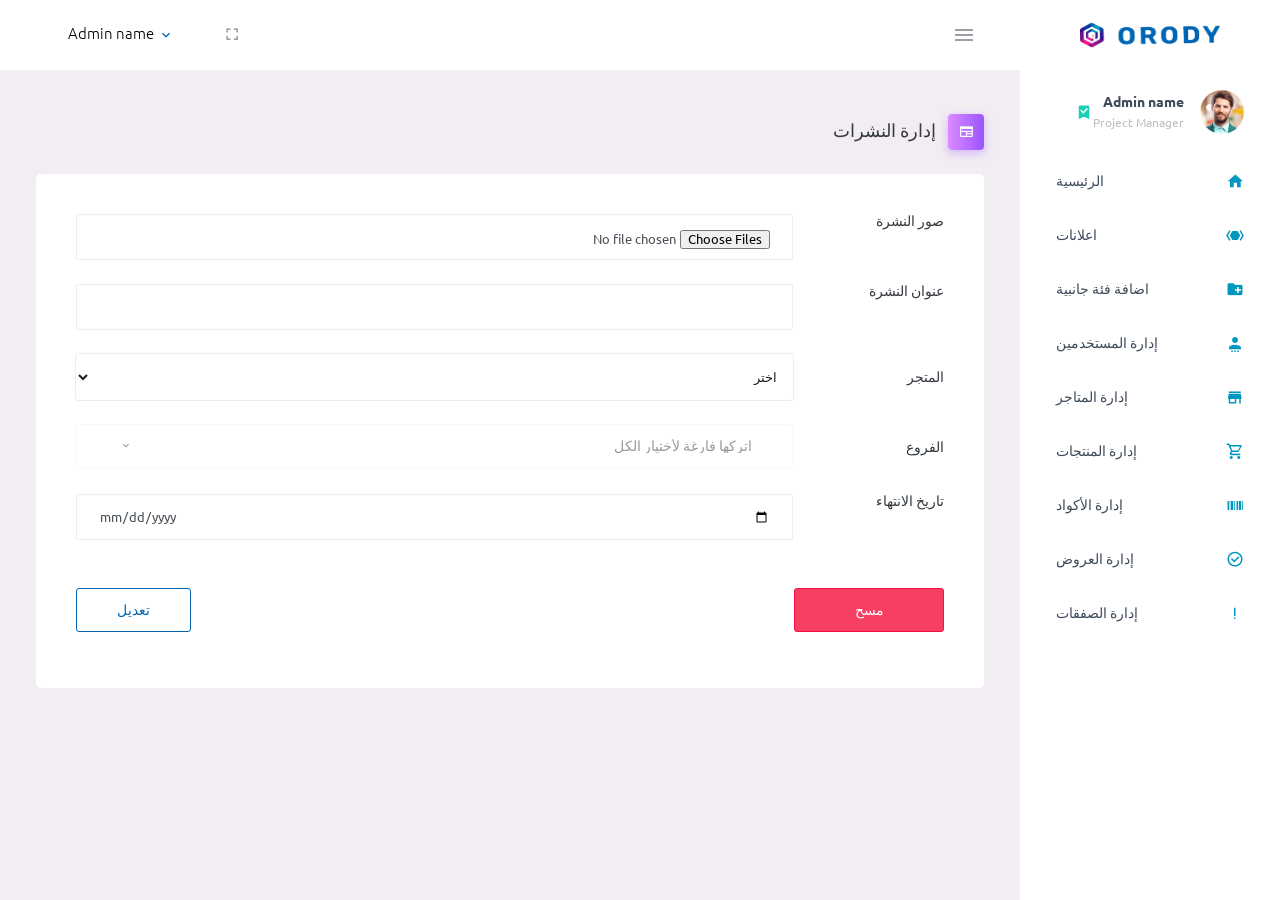
<file: pages/magazines/addMagazine.html>
<html lang="en">

<head>
    <!-- Required meta tags -->
    <meta charset="utf-8">
    <meta name="viewport" content="width=device-width, initial-scale=1, shrink-to-fit=no">
    <title>Orody Admin</title>
    <!-- plugins:css -->
    <link rel="stylesheet" href="../../assets/vendors/mdi/css/materialdesignicons.min.css">
    <link rel="stylesheet" href="../../assets/vendors/css/vendor.bundle.base.css">
    <link rel="stylesheet" href="../../assets/css/style.css">

    <link rel="stylesheet" href="../../assets/\css\dataTables.css">
    <!-- End layout styles -->

    <link rel="shortcut icon" href="../../assets/images/favicon.png">
    <link rel="stylesheet" href="../../assets/css/bootstrap-select.min.css">
</head>

<body class="">
    <div class="container-scroller">
        <!-- partial:partials/_navbar.html -->
        <nav class="navbar default-layout-navbar col-lg-12 col-12 p-0 fixed-top d-flex flex-row">

            <div class="navbar-menu-wrapper d-flex align-items-stretch">

                <ul class="navbar-nav navbar-nav-right">
                    <li class="nav-item nav-profile dropdown">
                        <a class="nav-link dropdown-toggle" id="profileDropdown" href="#" data-toggle="dropdown" aria-expanded="false">
                            <div class="nav-profile-text">
                                <p class="mb-1 text-black">Admin name</p>
                            </div>
                        </a>
                        <div class="dropdown-menu navbar-dropdown" aria-labelledby="profileDropdown">
                            <a class="dropdown-item" href="#">
                                <i class="mdi mdi-logout mr-2 text-primary"></i> تسجيل خروج </a>
                        </div>
                    </li>
                    <li class="nav-item d-none d-lg-block full-screen-link">
                        <a class="nav-link">
                            <i class="mdi mdi-fullscreen" id="fullscreen-button"></i>
                        </a>
                    </li>
                </ul>
                <button class="navbar-toggler navbar-toggler-right d-lg-none align-self-center" type="button" data-toggle="offcanvas">
          <span class="mdi mdi-menu"></span>
        </button><button class="navbar-toggler navbar-toggler align-self-center" type="button" data-toggle="minimize">
          <span class="mdi mdi-menu"></span>
        </button>

            </div>
            <div class="text-center navbar-brand-wrapper d-flex align-items-center justify-content-center">
                <a class="navbar-brand brand-logo" href="../home.html"><img src="../../assets/images/logo.png" alt="logo"></a>
                <a class="navbar-brand brand-logo-mini" href="../home.html"><img src="../../assets/images/logo-mini.png" alt="logo"></a>
            </div>
        </nav>
        <!-- partial -->
        <div class="container-fluid page-body-wrapper">
            <div class="main-panel">
                <div class="content-wrapper">
                    <div class="page-header">
                        <h3 class="page-title">
                            إدارة النشرات
                            <span class="page-title-icon bg-gradient-primary text-white mr-2">
                <i class="mdi mdi-newspaper menu-icon"></i>
              </span> </h3>
                    </div>
                    <div class="row">
                        <div class="rtl col-12 grid-margin">
                            <div class="card">
                                <form action="">
                                    <div class="card-body">
                                        <div class="form-group row">
                                            <div class="col-12">
                                                <div class="form-group row">
                                                    <label for="example-search-input2" class="col-2">صور النشرة</label>
                                                    <div class="col-10">

                                                        <input required type="file" class="form-control" id="images" name="images[]" onchange="preview_images();" multiple/>
                                                        <div class="row" id="image_preview">
                                                        </div>
                                                    </div>

                                                </div>
                                                <div class="form-group row">
                                                    <label for="example-search-input2" class="col-2">عنوان النشرة</label>
                                                    <div class="col-10">
                                                        <input type="text" name="name" class="form-control" value="" id="" required>
                                                    </div>
                                                </div>
                                                <div class="form-group row">
                                                    <label for="example-search-input" class="col-2 col-form-label">المتجر</label>
                                                    <div class="col-10">
                                                        <select class="form-control" id="cars" required>
                                                        <option value="">اختر</option>
                                                      </select>
                                                    </div>
                                                </div>
                                                <div class="form-group row">
                                                    <label for="example-search-input" class="col-2 col-form-label">الفروع</label>
                                                    <div class="col-10"><select class="selectpicker form-control" multiple name="sms">
                                                        
                                                        <option>ذكر</option>
                                                        <option>خنثي</option>
                                                      </select>

                                                    </div>
                                                </div>
                                                <div class="form-group row">
                                                    <label for="example-search-input2" class="col-2">تاريخ الانتهاء</label>
                                                    <div class="col-10">
                                                        <input type="date" class="form-control" value="" id="" required>
                                                    </div>
                                                </div>
                                            </div>

                                        </div>
                                        <a href="Control.html"> <button type="button" class="btn btn-danger btn-fw">مسح</button></a>

                                        <a href="Control.html"> <button type="submit" style="float:left" class="btn btn-outline-primary btn-round">تعديل</button></a>
                                </form>
                                </div>
                            </div>
                        </div>

                    </div>
                    <!-- partial -->
                </div>
            </div>
            <!-- partial:partials/_sidebar.html -->
            <nav class="sidebar sidebar-offcanvas" id="sidebar">
                <ul class="nav">
                    <li class="nav-item nav-profile">
                        <a href="#" class="nav-link">
                            <i class="mdi mdi-bookmark-check text-success nav-profile-badge"></i>
                            <div class="nav-profile-text d-flex flex-column">
                                <span class="font-weight-bold mb-2">Admin name</span>
                                <span class="text-secondary text-small">Project Manager</span>
                            </div>
                            <div class="nav-profile-image">
                                <img src="../../assets/images/faces/face1.jpg" alt="profile">
                                <span class="login-status online"></span>
                                <!--change to offline or busy as needed-->
                            </div>
                        </a>
                    </li>
                    <li class="nav-item">
                        <a class="nav-link" href="../home.html">
                            <span class="menu-title">الرئيسية</span>
                            <i class="mdi mdi-home menu-icon"></i>
                        </a>
                    </li>
                    <li class="nav-item">
                        <a class="nav-link" href="../magazine/magazine.html">
                            <span class="menu-title">اعلانات</span>
                            <i class="mdi mdi mdi-xaml menu-icon"></i>
                        </a>
                    </li>
                    <li class="nav-item">
                        <a class="nav-link" href="pages/icons/mdi.html">
                            <span class="menu-title">اضافة فئة جانبية</span>
                            <i class="mdi mdi-folder-plus menu-icon"></i>
                        </a>
                    </li>
                    <li class="nav-item">
                        <a class="nav-link" href="../users/users.html">
                            <span class="menu-title">إدارة المستخدمين</span>
                            <i class="mdi mdi-account-settings menu-icon"></i>
                        </a>
                    </li>
                    <li class="nav-item">
                        <a class="nav-link" href="pages/icons/mdi.html">
                            <span class="menu-title">إدارة المتاجر</span>
                            <i class="mdi mdi-store menu-icon"></i>
                        </a>
                    </li>
                    <li class="nav-item">
                        <a class="nav-link" href="pages/icons/mdi.html">
                            <span class="menu-title">إدارة المنتجات</span>
                            <i class="mdi mdi-cart-outline menu-icon"></i>
                        </a>
                    </li>
                    <li class="nav-item">
                        <a class="nav-link" href="pages/icons/mdi.html">
                            <span class="menu-title">إدارة الأكواد</span>
                            <i class="mdi mdi-barcode menu-icon"></i>
                        </a>
                    </li>
                    <li class="nav-item">
                        <a class="nav-link" href="pages/icons/mdi.html">
                            <span class="menu-title">إدارة العروض</span>
                            <i class="mdi mdi-check-circle-outline menu-icon"></i>
                        </a>
                    </li>
                    <li class="nav-item">
                        <a class="nav-link" href="pages/icons/mdi.html">
                            <span class="menu-title">إدارة الصفقات</span>
                            <i class="mdi mdi-exclamation menu-icon"></i>
                        </a>

                </ul>
            </nav>
            <!-- partial -->

            <!-- main-panel ends -->
        </div>
        <!-- page-body-wrapper ends -->
    </div>

    <!-- container-scroller -->
    <!-- plugins:js -->

    <script>
        function preview_images() {
            var total_file = document.getElementById("images").files.length;
            for (var i = 0; i < total_file; i++) {
                $('#image_preview').append("<div onclick='' class=''><img  class='img-responsive' src='" + URL.createObjectURL(event.target.files[i]) + "'></div>");
            }
        }

        function remove_image() {

        }
    </script>

    <script>
        function pro1() {
            document.getElementById("file").click();
        }
    </script>

    <script src="https://code.jquery.com/jquery-3.3.1.js"></script>
    <script src="../../assets/vendors/js/vendor.bundle.base.js"></script>

    <script src="https://cdn.datatables.net/1.10.20/js/jquery.dataTables.min.js"></script>
    <script src="https://cdn.datatables.net/1.10.20/js/dataTables.bootstrap.min.js"></script>

    <!-- endinject -->
    <!-- Plugin js for this page -->
    <!-- End plugin js for this page -->
    <!-- inject:js -->
    <script src="../../assets/js/off-canvas.js"></script>
    <script src="../../assets/js/hoverable-collapse.js"></script>
    <script src="../../assets/js/misc.js"></script>
    <!-- endinject -->
    <!-- Custom js for this page -->
    <script src="../../assets/js/dashboard.js"></script>
    <script src="../../assets/js/todolist.js"></script>
    <script src="../../assets/js/file-upload.js"></script>
    <script src="../../assets/js/bootstrap-select.min.js"></script>
    <script src="../../assets/js/bootstrap.min.js"></script>
    <!-- End custom js for this page -->
</body>

</html>
</file>
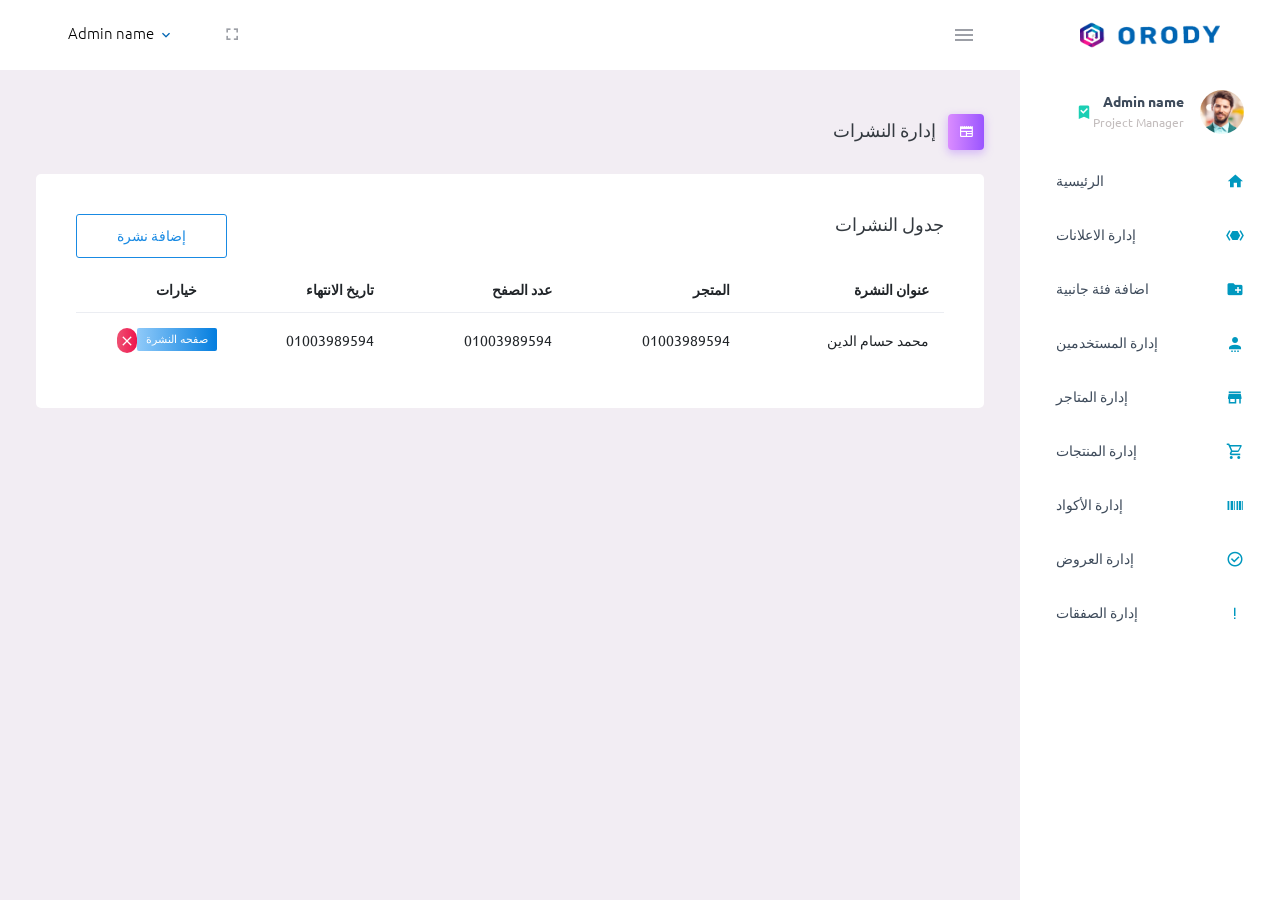
<file: pages/magazines/magazines.html>
<html lang="en">

<head>
    <!-- Required meta tags -->
    <meta charset="utf-8">
    <meta name="viewport" content="width=device-width, initial-scale=1, shrink-to-fit=no">
    <title>Orody Admin</title>
    <!-- plugins:css -->
    <link rel="stylesheet" href="../../assets/vendors/mdi/css/materialdesignicons.min.css">
    <link rel="stylesheet" href="../../assets/vendors/css/vendor.bundle.base.css">
    <link rel="stylesheet" href="../../assets/css/style.css">

    <link rel="stylesheet" href="../../assets/\css\dataTables.css">
    <!-- End layout styles -->

    <link rel="shortcut icon" href="../../assets/images/favicon.png">
</head>

<body class="">
    <div class="container-scroller">
        <!-- partial:partials/_navbar.html -->
        <nav class="navbar default-layout-navbar col-lg-12 col-12 p-0 fixed-top d-flex flex-row">

            <div class="navbar-menu-wrapper d-flex align-items-stretch">

                <ul class="navbar-nav navbar-nav-right">
                    <li class="nav-item nav-profile dropdown">
                        <a class="nav-link dropdown-toggle" id="profileDropdown" href="#" data-toggle="dropdown" aria-expanded="false">
                            <div class="nav-profile-text">
                                <p class="mb-1 text-black">Admin name</p>
                            </div>
                        </a>
                        <div class="dropdown-menu navbar-dropdown" aria-labelledby="profileDropdown">
                            <a class="dropdown-item" href="#">
                                <i class="mdi mdi-logout mr-2 text-primary"></i> تسجيل خروج </a>
                        </div>
                    </li>
                    <li class="nav-item d-none d-lg-block full-screen-link">
                        <a class="nav-link">
                            <i class="mdi mdi-fullscreen" id="fullscreen-button"></i>
                        </a>
                    </li>
                </ul>
                <button class="navbar-toggler navbar-toggler-right d-lg-none align-self-center" type="button" data-toggle="offcanvas">
          <span class="mdi mdi-menu"></span>
        </button><button class="navbar-toggler navbar-toggler align-self-center" type="button" data-toggle="minimize">
          <span class="mdi mdi-menu"></span>
        </button>

            </div>
            <div class="text-center navbar-brand-wrapper d-flex align-items-center justify-content-center">
                <a class="navbar-brand brand-logo" href="../home.html"><img src="../../assets/images/logo.png" alt="logo"></a>
                <a class="navbar-brand brand-logo-mini" href="../home.html"><img src="../../assets/images/logo-mini.png" alt="logo"></a>
            </div>
        </nav>
        <!-- partial -->
        <div class="container-fluid page-body-wrapper">
            <div class="main-panel">
                <div class="content-wrapper">
                    <div class="page-header">
                        <h3 class="page-title">
                            إدارة النشرات
                            <span class="page-title-icon bg-gradient-primary text-white mr-2">
                <i class="mdi mdi-newspaper menu-icon"></i>
              </span> </h3>
                    </div>

                    <div class="row">
                        <div class="col-12 grid-margin">
                            <div class="card">
                                <div class="card-body">
                                    <div class="row">
                                        <div style="text-align: -webkit-left;margin-bottom: 10;" class="col-sm-5">
                                            <a href="addMagazine.html"><button type="button" class="btn btn-outline-info btn-icon-text"> إضافة نشرة </button></a>
                                        </div>
                                        <div class="col-sm-7">
                                            <h4 class="card-title">جدول النشرات</h4>
                                        </div>
                                    </div>
                                    <div class="row">
                                    </div>
                                    <div class="table-responsive">
                                        <table id="tableId" class="rtl table">
                                            <thead>
                                                <tr>
                                                    <th> عنوان النشرة </th>
                                                    <th> المتجر </th>
                                                    <th> عدد الصفح </th>
                                                    <th> تاريخ الانتهاء </th>
                                                    <th> خيارات </th>
                                                </tr>
                                            </thead>
                                            <tbody>
                                                <tr>
                                                    <td>
                                                        محمد حسام الدين </td>
                                                    <td> 01003989594 </td>
                                                    <td> 01003989594 </td>
                                                    <td> 01003989594 </td>
                                                    <td>
                                                        <div class="row">
                                                            <a href="addMagazine.html"><label class="badge badge-gradient-info">صفحه النشرة</label></a>
                                                            <button onclick="confirm(' سيتم مسح النشرة ! ');" type="button" class="btn btn-gradient-danger btn-rounded btn-icon">
                                                                <i class="mdi mdi-close"></i>
                                                              </button>
                                                        </div>
                                                    </td>
                                                </tr>
                                            </tbody>
                                        </table>
                                    </div>
                                </div>
                            </div>
                        </div>
                    </div>
                </div>
                <!-- partial -->
            </div>
            <!-- partial:partials/_sidebar.html -->
            <nav class="sidebar sidebar-offcanvas" id="sidebar">
                <ul class="nav">
                    <li class="nav-item nav-profile">
                        <a href="#" class="nav-link">
                            <i class="mdi mdi-bookmark-check text-success nav-profile-badge"></i>
                            <div class="nav-profile-text d-flex flex-column">
                                <span class="font-weight-bold mb-2">Admin name</span>
                                <span class="text-secondary text-small">Project Manager</span>
                            </div>
                            <div class="nav-profile-image">
                                <img src="../../assets/images/faces/face1.jpg" alt="profile">
                                <span class="login-status online"></span>
                                <!--change to offline or busy as needed-->
                            </div>
                        </a>
                    </li>
                    <li class="nav-item">
                        <a class="nav-link" href="../home.html">
                            <span class="menu-title">الرئيسية</span>
                            <i class="mdi mdi-home menu-icon"></i>
                        </a>
                    </li>
                    <li class="nav-item">
                        <a class="nav-link" href="">
                            <span class="menu-title">إدارة الاعلانات</span>
                            <i class="mdi mdi-xaml menu-icon"></i>
                        </a>
                    </li>
                    <li class="nav-item">
                        <a class="nav-link" href="pages/icons/mdi.html">
                            <span class="menu-title">اضافة فئة جانبية</span>
                            <i class="mdi mdi-folder-plus menu-icon"></i>
                        </a>
                    </li>
                    <li class="nav-item">
                        <a class="nav-link" href="../users/users.html">
                            <span class="menu-title">إدارة المستخدمين</span>
                            <i class="mdi mdi-account-settings menu-icon"></i>
                        </a>
                    </li>
                    <li class="nav-item">
                        <a class="nav-link" href="pages/icons/mdi.html">
                            <span class="menu-title">إدارة المتاجر</span>
                            <i class="mdi mdi-store menu-icon"></i>
                        </a>
                    </li>
                    <li class="nav-item">
                        <a class="nav-link" href="pages/icons/mdi.html">
                            <span class="menu-title">إدارة المنتجات</span>
                            <i class="mdi mdi-cart-outline menu-icon"></i>
                        </a>
                    </li>
                    <li class="nav-item">
                        <a class="nav-link" href="pages/icons/mdi.html">
                            <span class="menu-title">إدارة الأكواد</span>
                            <i class="mdi mdi-barcode menu-icon"></i>
                        </a>
                    </li>
                    <li class="nav-item">
                        <a class="nav-link" href="pages/icons/mdi.html">
                            <span class="menu-title">إدارة العروض</span>
                            <i class="mdi mdi-check-circle-outline menu-icon"></i>
                        </a>
                    </li>
                    <li class="nav-item">
                        <a class="nav-link" href="pages/icons/mdi.html">
                            <span class="menu-title">إدارة الصفقات</span>
                            <i class="mdi mdi-exclamation menu-icon"></i>
                        </a>

                </ul>
            </nav>
            <!-- partial -->

            <!-- main-panel ends -->
        </div>
        <!-- page-body-wrapper ends -->
    </div>
    <!-- container-scroller -->
    <!-- plugins:js -->



    <script src="https://code.jquery.com/jquery-3.3.1.js"></script>
    <script src="../../assets/vendors/js/vendor.bundle.base.js"></script>

    <script src="https://cdn.datatables.net/1.10.20/js/jquery.dataTables.min.js"></script>
    <script src="https://cdn.datatables.net/1.10.20/js/dataTables.bootstrap.min.js"></script>

    <!-- endinject -->
    <!-- Plugin js for this page -->
    <script src="../../assets/vendors/chart.js/Chart.min.js"></script>
    <!-- End plugin js for this page -->
    <!-- inject:js -->
    <script src="../../assets/js/off-canvas.js"></script>
    <script src="../../assets/js/hoverable-collapse.js"></script>
    <script src="../../assets/js/misc.js"></script>
    <!-- endinject -->
    <!-- Custom js for this page -->
    <script src="../../assets/js/dashboard.js"></script>
    <script src="../../assets/js/todolist.js"></script>
    <!-- End custom js for this page -->
    <script>
        $(document).ready(function() {
            $('#tableId').DataTable();
        });
    </script>
</body>

</html>
</file>
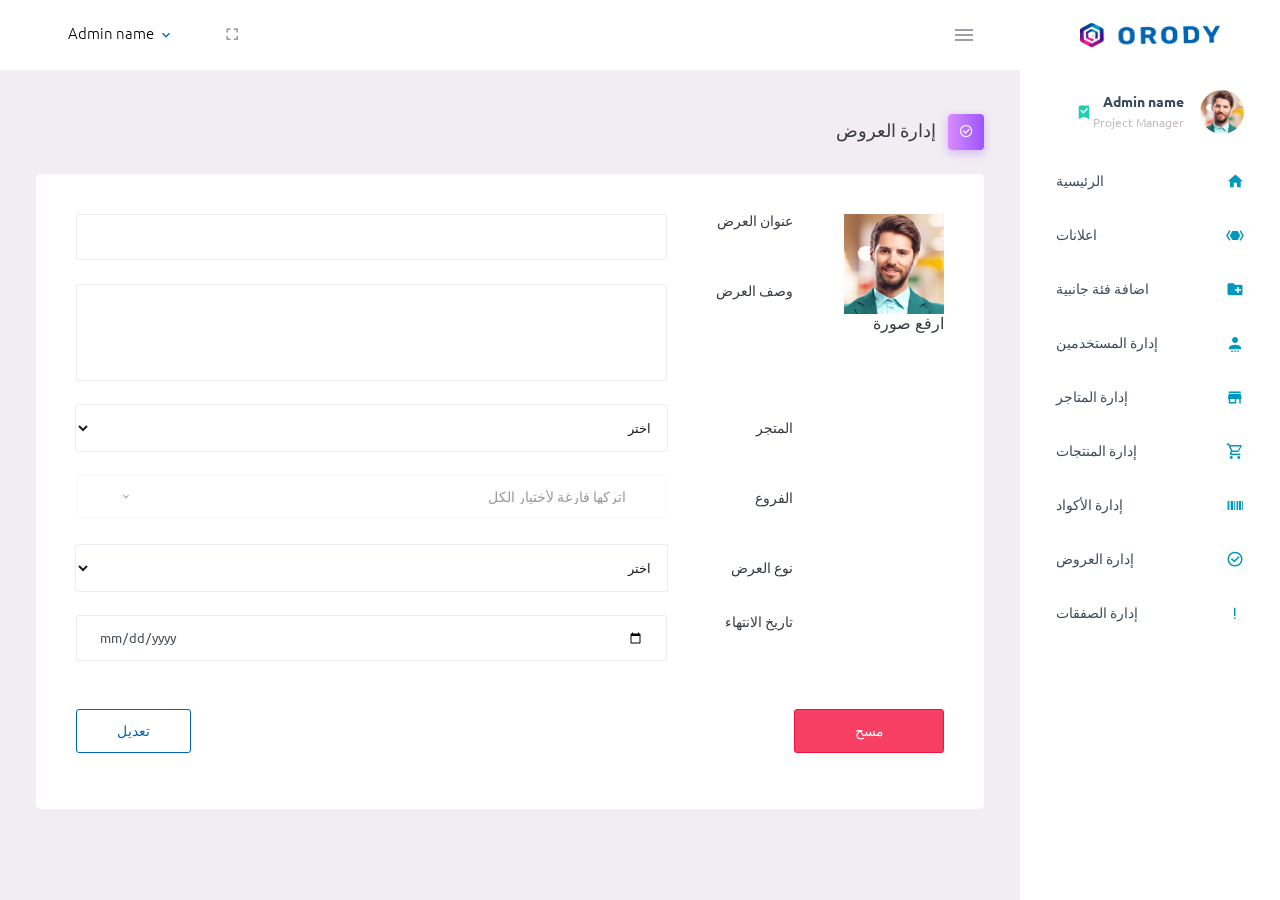
<file: pages/offers/addOffer.html>
<html lang="en">

<head>
    <!-- Required meta tags -->
    <meta charset="utf-8">
    <meta name="viewport" content="width=device-width, initial-scale=1, shrink-to-fit=no">
    <title>Orody Admin</title>
    <!-- plugins:css -->
    <link rel="stylesheet" href="../../assets/vendors/mdi/css/materialdesignicons.min.css">
    <link rel="stylesheet" href="../../assets/vendors/css/vendor.bundle.base.css">
    <link rel="stylesheet" href="../../assets/css/style.css">

    <link rel="stylesheet" href="../../assets/\css\dataTables.css">
    <!-- End layout styles -->

    <link rel="shortcut icon" href="../../assets/images/favicon.png">
    <link rel="stylesheet" href="../../assets/css/bootstrap-select.min.css">
</head>

<body class="">
    <div class="container-scroller">
        <!-- partial:partials/_navbar.html -->
        <nav class="navbar default-layout-navbar col-lg-12 col-12 p-0 fixed-top d-flex flex-row">

            <div class="navbar-menu-wrapper d-flex align-items-stretch">

                <ul class="navbar-nav navbar-nav-right">
                    <li class="nav-item nav-profile dropdown">
                        <a class="nav-link dropdown-toggle" id="profileDropdown" href="#" data-toggle="dropdown" aria-expanded="false">
                            <div class="nav-profile-text">
                                <p class="mb-1 text-black">Admin name</p>
                            </div>
                        </a>
                        <div class="dropdown-menu navbar-dropdown" aria-labelledby="profileDropdown">
                            <a class="dropdown-item" href="#">
                                <i class="mdi mdi-logout mr-2 text-primary"></i> تسجيل خروج </a>
                        </div>
                    </li>
                    <li class="nav-item d-none d-lg-block full-screen-link">
                        <a class="nav-link">
                            <i class="mdi mdi-fullscreen" id="fullscreen-button"></i>
                        </a>
                    </li>
                </ul>
                <button class="navbar-toggler navbar-toggler-right d-lg-none align-self-center" type="button" data-toggle="offcanvas">
          <span class="mdi mdi-menu"></span>
        </button><button class="navbar-toggler navbar-toggler align-self-center" type="button" data-toggle="minimize">
          <span class="mdi mdi-menu"></span>
        </button>

            </div>
            <div class="text-center navbar-brand-wrapper d-flex align-items-center justify-content-center">
                <a class="navbar-brand brand-logo" href="../home.html"><img src="../../assets/images/logo.png" alt="logo"></a>
                <a class="navbar-brand brand-logo-mini" href="../home.html"><img src="../../assets/images/logo-mini.png" alt="logo"></a>
            </div>
        </nav>
        <!-- partial -->
        <div class="container-fluid page-body-wrapper">
            <div class="main-panel">
                <div class="content-wrapper">
                    <div class="page-header">
                        <h3 class="page-title">
                            إدارة العروض
                            <span class="page-title-icon bg-gradient-primary text-white mr-2">
                <i class="mdi mdi-check-circle-outline menu-icon"></i>
              </span> </h3>
                    </div>
                    <div class="row">
                        <div class="rtl col-12 grid-margin">
                            <div class="card">
                                <form action="">
                                    <div class="card-body">
                                        <div class="form-group row">
                                            <div class="col-2">
                                                <div onclick="pro1()" class="nav-profile-image">
                                                    <input style="display:none;" type="file" id="file" required>
                                                    <img src="../../assets/images/faces/face1.jpg" alt="profile">
                                                    <h5>ارفع صورة</h5>
                                                </div>

                                            </div>
                                            <div class="col-10">

                                                <div class="form-group row">
                                                    <label for="example-search-input2" class="col-2">عنوان العرض</label>
                                                    <div class="col-10">
                                                        <input type="text" name="name" class="form-control" value="" id="" required>
                                                    </div>
                                                </div>
                                                <div class="form-group row">
                                                    <label for="example-search-input2" class="col-2">وصف العرض</label>
                                                    <div class="col-10">
                                                        <textarea class="form-control" rows="5" id="comment" required></textarea>
                                                    </div>
                                                </div>
                                                <div class="form-group row">
                                                    <label for="example-search-input" class="col-2 col-form-label">المتجر</label>
                                                    <div class="col-10">
                                                        <select class="form-control" id="cars" required>
                                                        <option value="">اختر</option>
                                                      </select>
                                                    </div>
                                                </div>
                                                <div class="form-group row">
                                                    <label for="example-search-input" class="col-2 col-form-label">الفروع</label>
                                                    <div class="col-10"><select class="selectpicker form-control" multiple name="sms">
                                                        
                                                        <option>ذكر</option>
                                                        <option>خنثي</option>
                                                      </select>

                                                    </div>
                                                </div>
                                                <div class="form-group row">
                                                    <label for="example-search-input" class="col-2 col-form-label">نوع العرض</label>
                                                    <div class="col-10">
                                                        <select class="form-control" id="cars" required>
                                                        <option value="">اختر</option>
                                                        <option value="شحن مجانى">شحن مجانى</option>
                                                        <option value="هدية مجانية">هدية مجانية</option>
                                                        <option value="اخري">اخري</option>
                                                      </select>
                                                    </div>
                                                </div>
                                                <div class="form-group row">
                                                    <label for="example-search-input2" class="col-2">تاريخ الانتهاء</label>
                                                    <div class="col-10">
                                                        <input type="date" class="form-control" value="" id="" required>
                                                    </div>
                                                </div>
                                            </div>

                                        </div>
                                        <a href="Control.html"> <button type="button" class="btn btn-danger btn-fw">مسح</button></a>

                                        <a href="Control.html"> <button type="submit" style="float:left" class="btn btn-outline-primary btn-round">تعديل</button></a>
                                </form>
                                </div>
                            </div>
                        </div>

                    </div>
                    <!-- partial -->
                </div>
            </div>
            <!-- partial:partials/_sidebar.html -->
            <nav class="sidebar sidebar-offcanvas" id="sidebar">
                <ul class="nav">
                    <li class="nav-item nav-profile">
                        <a href="#" class="nav-link">
                            <i class="mdi mdi-bookmark-check text-success nav-profile-badge"></i>
                            <div class="nav-profile-text d-flex flex-column">
                                <span class="font-weight-bold mb-2">Admin name</span>
                                <span class="text-secondary text-small">Project Manager</span>
                            </div>
                            <div class="nav-profile-image">
                                <img src="../../assets/images/faces/face1.jpg" alt="profile">
                                <span class="login-status online"></span>
                                <!--change to offline or busy as needed-->
                            </div>
                        </a>
                    </li>
                    <li class="nav-item">
                        <a class="nav-link" href="../home.html">
                            <span class="menu-title">الرئيسية</span>
                            <i class="mdi mdi-home menu-icon"></i>
                        </a>
                    </li>
                    <li class="nav-item">
                        <a class="nav-link" href="../magazine/magazine.html">
                            <span class="menu-title">اعلانات</span>
                            <i class="mdi mdi mdi-xaml menu-icon"></i>
                        </a>
                    </li>
                    <li class="nav-item">
                        <a class="nav-link" href="pages/icons/mdi.html">
                            <span class="menu-title">اضافة فئة جانبية</span>
                            <i class="mdi mdi-folder-plus menu-icon"></i>
                        </a>
                    </li>
                    <li class="nav-item">
                        <a class="nav-link" href="../users/users.html">
                            <span class="menu-title">إدارة المستخدمين</span>
                            <i class="mdi mdi-account-settings menu-icon"></i>
                        </a>
                    </li>
                    <li class="nav-item">
                        <a class="nav-link" href="pages/icons/mdi.html">
                            <span class="menu-title">إدارة المتاجر</span>
                            <i class="mdi mdi-store menu-icon"></i>
                        </a>
                    </li>
                    <li class="nav-item">
                        <a class="nav-link" href="pages/icons/mdi.html">
                            <span class="menu-title">إدارة المنتجات</span>
                            <i class="mdi mdi-cart-outline menu-icon"></i>
                        </a>
                    </li>
                    <li class="nav-item">
                        <a class="nav-link" href="pages/icons/mdi.html">
                            <span class="menu-title">إدارة الأكواد</span>
                            <i class="mdi mdi-barcode menu-icon"></i>
                        </a>
                    </li>
                    <li class="nav-item">
                        <a class="nav-link" href="pages/icons/mdi.html">
                            <span class="menu-title">إدارة العروض</span>
                            <i class="mdi mdi-check-circle-outline menu-icon"></i>
                        </a>
                    </li>
                    <li class="nav-item">
                        <a class="nav-link" href="pages/icons/mdi.html">
                            <span class="menu-title">إدارة الصفقات</span>
                            <i class="mdi mdi-exclamation menu-icon"></i>
                        </a>

                </ul>
            </nav>
            <!-- partial -->

            <!-- main-panel ends -->
        </div>
        <!-- page-body-wrapper ends -->
    </div>

    <!-- container-scroller -->
    <!-- plugins:js -->

    <script>
        function pro1() {
            document.getElementById("file").click();
        }
    </script>

    <script src="https://code.jquery.com/jquery-3.3.1.js"></script>
    <script src="../../assets/vendors/js/vendor.bundle.base.js"></script>

    <script src="https://cdn.datatables.net/1.10.20/js/jquery.dataTables.min.js"></script>
    <script src="https://cdn.datatables.net/1.10.20/js/dataTables.bootstrap.min.js"></script>

    <!-- endinject -->
    <!-- Plugin js for this page -->
    <!-- End plugin js for this page -->
    <!-- inject:js -->
    <script src="../../assets/js/off-canvas.js"></script>
    <script src="../../assets/js/hoverable-collapse.js"></script>
    <script src="../../assets/js/misc.js"></script>
    <!-- endinject -->
    <!-- Custom js for this page -->
    <script src="../../assets/js/dashboard.js"></script>
    <script src="../../assets/js/todolist.js"></script>
    <script src="../../assets/js/file-upload.js"></script>
    <script src="../../assets/js/bootstrap-select.min.js"></script>
    <!-- End custom js for this page -->
</body>

</html>
</file>
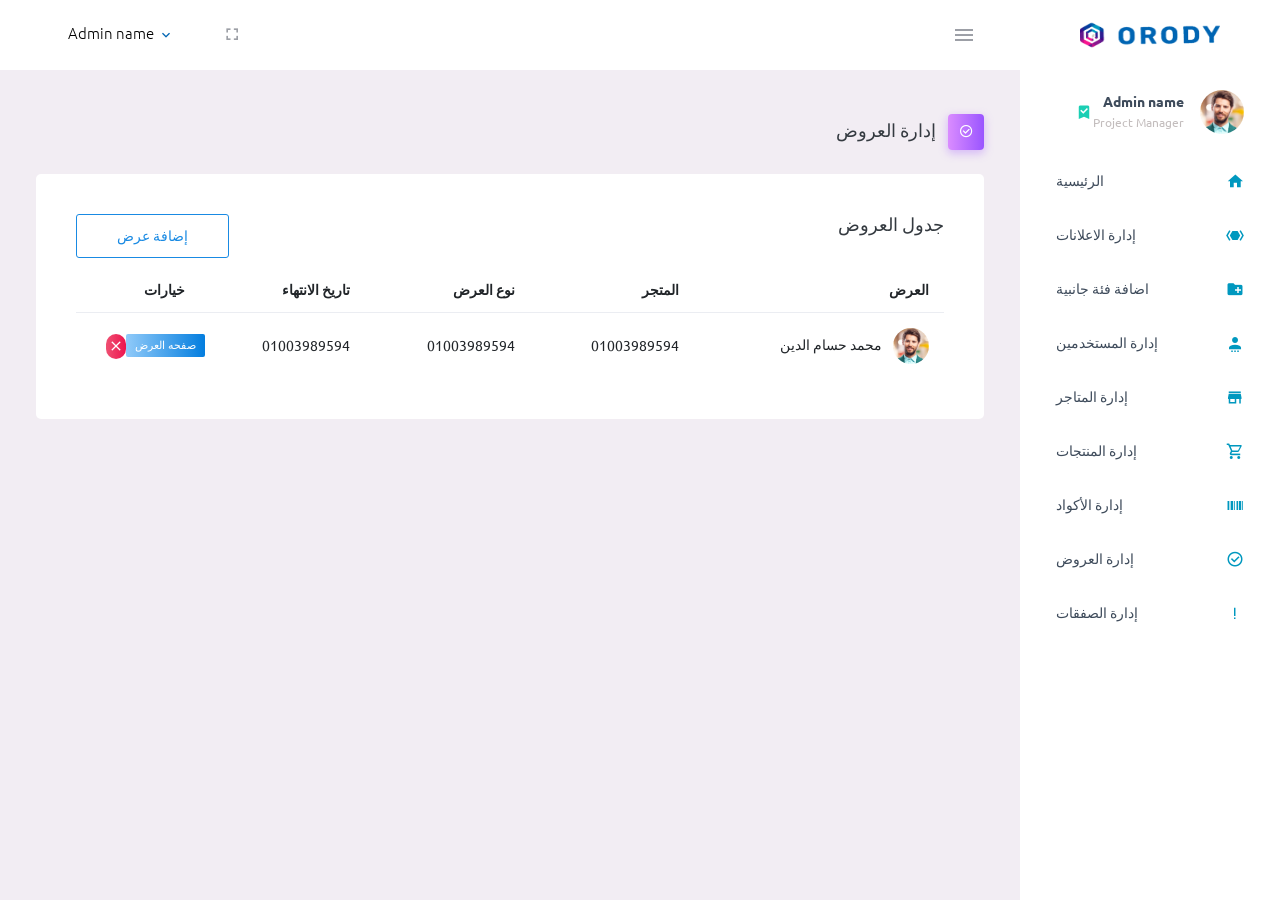
<file: pages/offers/offers.html>
<html lang="en">

<head>
    <!-- Required meta tags -->
    <meta charset="utf-8">
    <meta name="viewport" content="width=device-width, initial-scale=1, shrink-to-fit=no">
    <title>Orody Admin</title>
    <!-- plugins:css -->
    <link rel="stylesheet" href="../../assets/vendors/mdi/css/materialdesignicons.min.css">
    <link rel="stylesheet" href="../../assets/vendors/css/vendor.bundle.base.css">
    <link rel="stylesheet" href="../../assets/css/style.css">

    <link rel="stylesheet" href="../../assets/\css\dataTables.css">
    <!-- End layout styles -->

    <link rel="shortcut icon" href="../../assets/images/favicon.png">
</head>

<body class="">
    <div class="container-scroller">
        <!-- partial:partials/_navbar.html -->
        <nav class="navbar default-layout-navbar col-lg-12 col-12 p-0 fixed-top d-flex flex-row">

            <div class="navbar-menu-wrapper d-flex align-items-stretch">

                <ul class="navbar-nav navbar-nav-right">
                    <li class="nav-item nav-profile dropdown">
                        <a class="nav-link dropdown-toggle" id="profileDropdown" href="#" data-toggle="dropdown" aria-expanded="false">
                            <div class="nav-profile-text">
                                <p class="mb-1 text-black">Admin name</p>
                            </div>
                        </a>
                        <div class="dropdown-menu navbar-dropdown" aria-labelledby="profileDropdown">
                            <a class="dropdown-item" href="#">
                                <i class="mdi mdi-logout mr-2 text-primary"></i> تسجيل خروج </a>
                        </div>
                    </li>
                    <li class="nav-item d-none d-lg-block full-screen-link">
                        <a class="nav-link">
                            <i class="mdi mdi-fullscreen" id="fullscreen-button"></i>
                        </a>
                    </li>
                </ul>
                <button class="navbar-toggler navbar-toggler-right d-lg-none align-self-center" type="button" data-toggle="offcanvas">
          <span class="mdi mdi-menu"></span>
        </button><button class="navbar-toggler navbar-toggler align-self-center" type="button" data-toggle="minimize">
          <span class="mdi mdi-menu"></span>
        </button>

            </div>
            <div class="text-center navbar-brand-wrapper d-flex align-items-center justify-content-center">
                <a class="navbar-brand brand-logo" href="../home.html"><img src="../../assets/images/logo.png" alt="logo"></a>
                <a class="navbar-brand brand-logo-mini" href="../home.html"><img src="../../assets/images/logo-mini.png" alt="logo"></a>
            </div>
        </nav>
        <!-- partial -->
        <div class="container-fluid page-body-wrapper">
            <div class="main-panel">
                <div class="content-wrapper">
                    <div class="page-header">
                        <h3 class="page-title">
                            إدارة العروض
                            <span class="page-title-icon bg-gradient-primary text-white mr-2">
                <i class="mdi mdi-check-circle-outline menu-icon"></i>
              </span> </h3>
                    </div>

                    <div class="row">
                        <div class="col-12 grid-margin">
                            <div class="card">
                                <div class="card-body">
                                    <div class="row">
                                        <div style="text-align: -webkit-left;margin-bottom: 10;" class="col-sm-5">
                                            <a href="addOffer.html"><button type="button" class="btn btn-outline-info btn-icon-text"> إضافة عرض </button></a>
                                        </div>
                                        <div class="col-sm-7">
                                            <h4 class="card-title">جدول العروض</h4>
                                        </div>
                                    </div>
                                    <div class="row">
                                    </div>
                                    <div class="table-responsive">
                                        <table id="tableId" class="rtl table">
                                            <thead>
                                                <tr>
                                                    <th> العرض </th>
                                                    <th> المتجر </th>
                                                    <th> نوع العرض </th>
                                                    <th> تاريخ الانتهاء </th>
                                                    <th> خيارات </th>
                                                </tr>
                                            </thead>
                                            <tbody>
                                                <tr>
                                                    <td>
                                                        <img src="../../assets//images/faces/face1.jpg" class="mr-2" alt="image"> محمد حسام الدين </td>
                                                    <td> 01003989594 </td>
                                                    <td> 01003989594 </td>
                                                    <td> 01003989594 </td>
                                                    <td>
                                                        <div class="row">
                                                            <a href="addOffer.html"><label class="badge badge-gradient-info">صفحه العرض</label></a>
                                                            <button onclick="confirm(' سيتم مسح الاعلان ! ');" type="button" class="btn btn-gradient-danger btn-rounded btn-icon">
                                                                <i class="mdi mdi-close"></i>
                                                              </button>
                                                        </div>
                                                    </td>
                                                </tr>
                                            </tbody>
                                        </table>
                                    </div>
                                </div>
                            </div>
                        </div>
                    </div>
                </div>
                <!-- partial -->
            </div>
            <!-- partial:partials/_sidebar.html -->
            <nav class="sidebar sidebar-offcanvas" id="sidebar">
                <ul class="nav">
                    <li class="nav-item nav-profile">
                        <a href="#" class="nav-link">
                            <i class="mdi mdi-bookmark-check text-success nav-profile-badge"></i>
                            <div class="nav-profile-text d-flex flex-column">
                                <span class="font-weight-bold mb-2">Admin name</span>
                                <span class="text-secondary text-small">Project Manager</span>
                            </div>
                            <div class="nav-profile-image">
                                <img src="../../assets/images/faces/face1.jpg" alt="profile">
                                <span class="login-status online"></span>
                                <!--change to offline or busy as needed-->
                            </div>
                        </a>
                    </li>
                    <li class="nav-item">
                        <a class="nav-link" href="../home.html">
                            <span class="menu-title">الرئيسية</span>
                            <i class="mdi mdi-home menu-icon"></i>
                        </a>
                    </li>
                    <li class="nav-item">
                        <a class="nav-link" href="">
                            <span class="menu-title">إدارة الاعلانات</span>
                            <i class="mdi mdi-xaml menu-icon"></i>
                        </a>
                    </li>
                    <li class="nav-item">
                        <a class="nav-link" href="pages/icons/mdi.html">
                            <span class="menu-title">اضافة فئة جانبية</span>
                            <i class="mdi mdi-folder-plus menu-icon"></i>
                        </a>
                    </li>
                    <li class="nav-item">
                        <a class="nav-link" href="../users/users.html">
                            <span class="menu-title">إدارة المستخدمين</span>
                            <i class="mdi mdi-account-settings menu-icon"></i>
                        </a>
                    </li>
                    <li class="nav-item">
                        <a class="nav-link" href="pages/icons/mdi.html">
                            <span class="menu-title">إدارة المتاجر</span>
                            <i class="mdi mdi-store menu-icon"></i>
                        </a>
                    </li>
                    <li class="nav-item">
                        <a class="nav-link" href="pages/icons/mdi.html">
                            <span class="menu-title">إدارة المنتجات</span>
                            <i class="mdi mdi-cart-outline menu-icon"></i>
                        </a>
                    </li>
                    <li class="nav-item">
                        <a class="nav-link" href="pages/icons/mdi.html">
                            <span class="menu-title">إدارة الأكواد</span>
                            <i class="mdi mdi-barcode menu-icon"></i>
                        </a>
                    </li>
                    <li class="nav-item">
                        <a class="nav-link" href="pages/icons/mdi.html">
                            <span class="menu-title">إدارة العروض</span>
                            <i class="mdi mdi-check-circle-outline menu-icon"></i>
                        </a>
                    </li>
                    <li class="nav-item">
                        <a class="nav-link" href="pages/icons/mdi.html">
                            <span class="menu-title">إدارة الصفقات</span>
                            <i class="mdi mdi-exclamation menu-icon"></i>
                        </a>

                </ul>
            </nav>
            <!-- partial -->

            <!-- main-panel ends -->
        </div>
        <!-- page-body-wrapper ends -->
    </div>
    <!-- container-scroller -->
    <!-- plugins:js -->



    <script src="https://code.jquery.com/jquery-3.3.1.js"></script>
    <script src="../../assets/vendors/js/vendor.bundle.base.js"></script>

    <script src="https://cdn.datatables.net/1.10.20/js/jquery.dataTables.min.js"></script>
    <script src="https://cdn.datatables.net/1.10.20/js/dataTables.bootstrap.min.js"></script>

    <!-- endinject -->
    <!-- Plugin js for this page -->
    <script src="../../assets/vendors/chart.js/Chart.min.js"></script>
    <!-- End plugin js for this page -->
    <!-- inject:js -->
    <script src="../../assets/js/off-canvas.js"></script>
    <script src="../../assets/js/hoverable-collapse.js"></script>
    <script src="../../assets/js/misc.js"></script>
    <!-- endinject -->
    <!-- Custom js for this page -->
    <script src="../../assets/js/dashboard.js"></script>
    <script src="../../assets/js/todolist.js"></script>
    <!-- End custom js for this page -->
    <script>
        $(document).ready(function() {
            $('#tableId').DataTable();
        });
    </script>
</body>

</html>
</file>
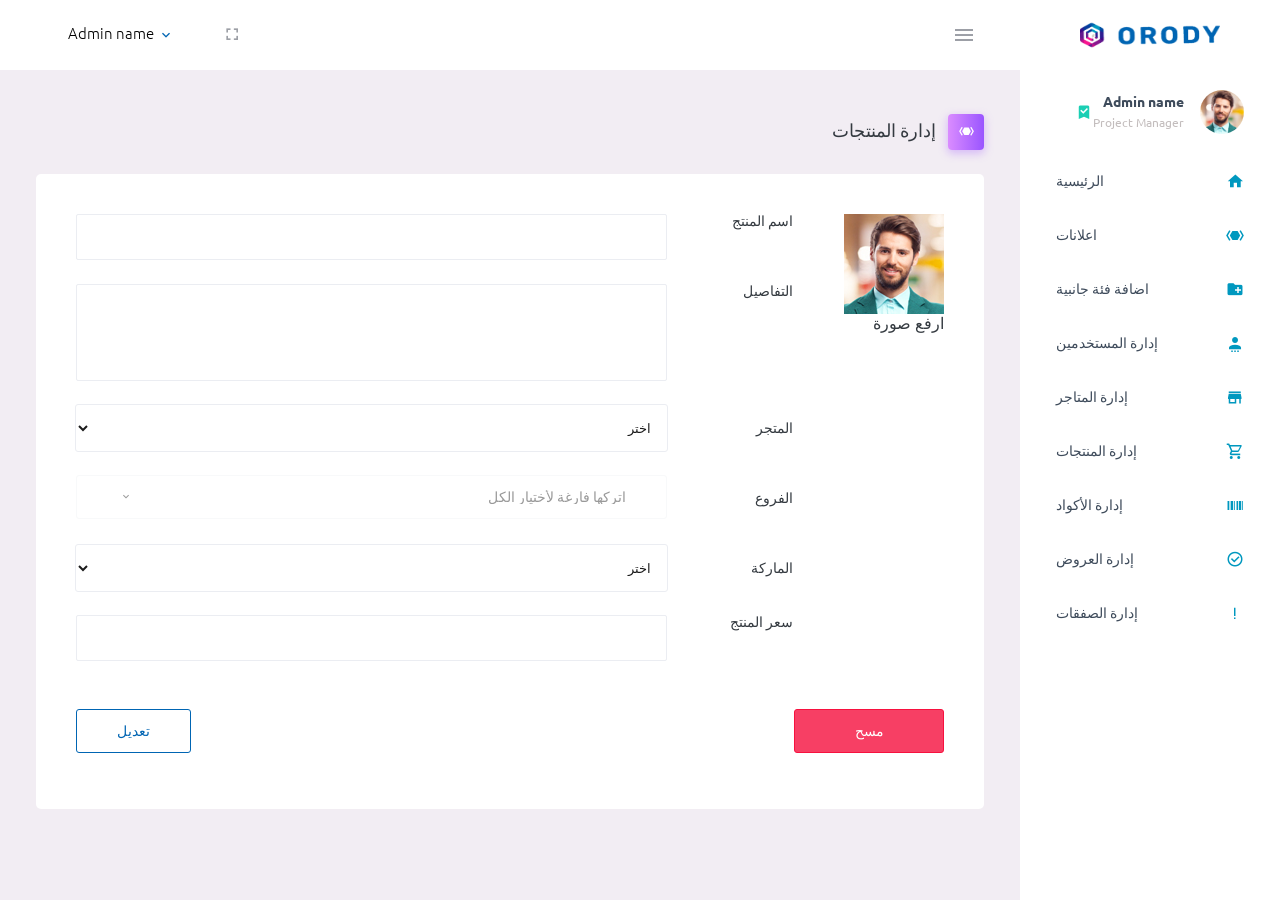
<file: pages/product/addProduct.html>
<html lang="en">

<head>
    <!-- Required meta tags -->
    <meta charset="utf-8">
    <meta name="viewport" content="width=device-width, initial-scale=1, shrink-to-fit=no">
    <title>Orody Admin</title>
    <!-- plugins:css -->
    <link rel="stylesheet" href="../../assets/vendors/mdi/css/materialdesignicons.min.css">
    <link rel="stylesheet" href="../../assets/vendors/css/vendor.bundle.base.css">
    <link rel="stylesheet" href="../../assets/css/style.css">

    <link rel="stylesheet" href="../../assets/\css\dataTables.css">
    <!-- End layout styles -->
    <link rel="stylesheet" href="../../assets/css/bootstrap-select.min.css">


    <link rel="shortcut icon" href="../../assets/images/favicon.png">
</head>

<body class="">
    <div class="container-scroller">
        <!-- partial:partials/_navbar.html -->
        <nav class="navbar default-layout-navbar col-lg-12 col-12 p-0 fixed-top d-flex flex-row">

            <div class="navbar-menu-wrapper d-flex align-items-stretch">

                <ul class="navbar-nav navbar-nav-right">
                    <li class="nav-item nav-profile dropdown">
                        <a class="nav-link dropdown-toggle" id="profileDropdown" href="#" data-toggle="dropdown" aria-expanded="false">
                            <div class="nav-profile-text">
                                <p class="mb-1 text-black">Admin name</p>
                            </div>
                        </a>
                        <div class="dropdown-menu navbar-dropdown" aria-labelledby="profileDropdown">
                            <a class="dropdown-item" href="#">
                                <i class="mdi mdi-logout mr-2 text-primary"></i> تسجيل خروج </a>
                        </div>
                    </li>
                    <li class="nav-item d-none d-lg-block full-screen-link">
                        <a class="nav-link">
                            <i class="mdi mdi-fullscreen" id="fullscreen-button"></i>
                        </a>
                    </li>
                </ul>
                <button class="navbar-toggler navbar-toggler-right d-lg-none align-self-center" type="button" data-toggle="offcanvas">
          <span class="mdi mdi-menu"></span>
        </button><button class="navbar-toggler navbar-toggler align-self-center" type="button" data-toggle="minimize">
          <span class="mdi mdi-menu"></span>
        </button>

            </div>
            <div class="text-center navbar-brand-wrapper d-flex align-items-center justify-content-center">
                <a class="navbar-brand brand-logo" href="../home.html"><img src="../../assets/images/logo.png" alt="logo"></a>
                <a class="navbar-brand brand-logo-mini" href="../home.html"><img src="../../assets/images/logo-mini.png" alt="logo"></a>
            </div>
        </nav>
        <!-- partial -->
        <div class="container-fluid page-body-wrapper">
            <div class="main-panel">
                <div class="content-wrapper">
                    <div class="page-header">
                        <h3 class="page-title">
                            إدارة المنتجات
                            <span class="page-title-icon bg-gradient-primary text-white mr-2">
                <i class="mdi mdi-xaml menu-icon"></i>
              </span> </h3>
                    </div>
                    <div class="row">
                        <div class="rtl col-12 grid-margin">
                            <div class="card">
                                <form action="" onchange="validatyCoupon()">
                                    <div class="card-body">
                                        <div class="form-group row">
                                            <div class="col-2">
                                                <div onclick="pro1()" class="nav-profile-image">
                                                    <input style="display:none;" type="file" id="file" required>
                                                    <img src="../../assets/images/faces/face1.jpg" alt="profile">
                                                    <h5>ارفع صورة</h5>
                                                </div>

                                            </div>
                                            <div class="col-10">

                                                <div class="form-group row">
                                                    <label for="example-search-input2" class="col-2">اسم المنتج</label>
                                                    <div class="col-10">
                                                        <input type="text" name="name" class="form-control" value="" id="" required>
                                                    </div>
                                                </div>
                                                <div class="form-group row">
                                                    <label for="example-search-input2" class="col-2">التفاصيل</label>
                                                    <div class="col-10">
                                                        <textarea class="form-control" rows="5" id="comment" required></textarea>
                                                    </div>
                                                </div>
                                                <div class="form-group row">
                                                    <label for="example-search-input" class="col-2 col-form-label">المتجر</label>
                                                    <div class="col-10"><select name="sms" class=" form-control" required>
                                                        <option value="">اختر</option>
                                                        <option>خنثي</option>
                                                      </select>

                                                    </div>
                                                </div>
                                                <div class="form-group row">
                                                    <label for="example-search-input" class="col-2 col-form-label">الفروع</label>
                                                    <div class="col-10"><select class="selectpicker form-control" multiple name="sms">
                                                        
                                                        <option>اختر</option>
                                                        <option>خنثي</option>
                                                      </select>

                                                    </div>
                                                </div>
                                                <div class="form-group row">
                                                    <label for="example-search-input" class="col-2 col-form-label">الماركة</label>
                                                    <div class="col-10"><select name="sms" class="form-control" required>
                                                        <option value="">اختر</option>
                                                        <option>خنثي</option>
                                                      </select>

                                                    </div>
                                                </div>
                                                <div class="form-group row">
                                                    <label for="example-search-input2" class="col-2">سعر المنتج</label>
                                                    <div class="col-10">
                                                        <input type="number" name="name" class="form-control" value="" id="" required>
                                                    </div>
                                                </div>
                                            </div>


                                        </div>
                                        <a href="Control.html"> <button type="button" class="btn btn-danger btn-fw">مسح</button></a>
                                        <a href="Control.html"> <button type="submit" style="float:left" class="btn btn-outline-primary btn-round">تعديل</button></a>
                                </form>
                                </div>
                            </div>
                        </div>

                    </div>
                    <!-- partial -->
                </div>
            </div>
            <!-- partial:partials/_sidebar.html -->
            <nav class="sidebar sidebar-offcanvas" id="sidebar">
                <ul class="nav">
                    <li class="nav-item nav-profile">
                        <a href="#" class="nav-link">
                            <i class="mdi mdi-bookmark-check text-success nav-profile-badge"></i>
                            <div class="nav-profile-text d-flex flex-column">
                                <span class="font-weight-bold mb-2">Admin name</span>
                                <span class="text-secondary text-small">Project Manager</span>
                            </div>
                            <div class="nav-profile-image">
                                <img src="../../assets/images/faces/face1.jpg" alt="profile">
                                <span class="login-status online"></span>
                                <!--change to offline or busy as needed-->
                            </div>
                        </a>
                    </li>
                    <li class="nav-item">
                        <a class="nav-link" href="../home.html">
                            <span class="menu-title">الرئيسية</span>
                            <i class="mdi mdi-home menu-icon"></i>
                        </a>
                    </li>
                    <li class="nav-item">
                        <a class="nav-link" href="../magazine/magazine.html">
                            <span class="menu-title">اعلانات</span>
                            <i class="mdi mdi mdi-xaml menu-icon"></i>
                        </a>
                    </li>
                    <li class="nav-item">
                        <a class="nav-link" href="pages/icons/mdi.html">
                            <span class="menu-title">اضافة فئة جانبية</span>
                            <i class="mdi mdi-folder-plus menu-icon"></i>
                        </a>
                    </li>
                    <li class="nav-item">
                        <a class="nav-link" href="../users/users.html">
                            <span class="menu-title">إدارة المستخدمين</span>
                            <i class="mdi mdi-account-settings menu-icon"></i>
                        </a>
                    </li>
                    <li class="nav-item">
                        <a class="nav-link" href="pages/icons/mdi.html">
                            <span class="menu-title">إدارة المتاجر</span>
                            <i class="mdi mdi-store menu-icon"></i>
                        </a>
                    </li>
                    <li class="nav-item">
                        <a class="nav-link" href="pages/icons/mdi.html">
                            <span class="menu-title">إدارة المنتجات</span>
                            <i class="mdi mdi-cart-outline menu-icon"></i>
                        </a>
                    </li>
                    <li class="nav-item">
                        <a class="nav-link" href="pages/icons/mdi.html">
                            <span class="menu-title">إدارة الأكواد</span>
                            <i class="mdi mdi-barcode menu-icon"></i>
                        </a>
                    </li>
                    <li class="nav-item">
                        <a class="nav-link" href="pages/icons/mdi.html">
                            <span class="menu-title">إدارة العروض</span>
                            <i class="mdi mdi-check-circle-outline menu-icon"></i>
                        </a>
                    </li>
                    <li class="nav-item">
                        <a class="nav-link" href="pages/icons/mdi.html">
                            <span class="menu-title">إدارة الصفقات</span>
                            <i class="mdi mdi-exclamation menu-icon"></i>
                        </a>

                </ul>
            </nav>
            <!-- partial -->

            <!-- main-panel ends -->
        </div>
        <!-- page-body-wrapper ends -->
    </div>

    <!-- container-scroller -->
    <!-- plugins:js -->

    <script>
        function pro1() {
            document.getElementById("file").click();
        }
    </script>

    <script src="https://code.jquery.com/jquery-3.3.1.js"></script>
    <script src="../../assets/vendors/js/vendor.bundle.base.js"></script>

    <script src="https://cdn.datatables.net/1.10.20/js/jquery.dataTables.min.js"></script>
    <script src="https://cdn.datatables.net/1.10.20/js/dataTables.bootstrap.min.js"></script>

    <!-- endinject -->
    <!-- Plugin js for this page -->
    <!-- End plugin js for this page -->
    <!-- inject:js -->
    <script src="../../assets/js/off-canvas.js"></script>
    <script src="../../assets/js/hoverable-collapse.js"></script>
    <script src="../../assets/js/misc.js"></script>
    <!-- endinject -->
    <!-- Custom js for this page -->
    <script src="../../assets/js/dashboard.js"></script>
    <script src="../../assets/js/todolist.js"></script>
    <script src="../../assets/js/file-upload.js"></script>

    <script src="../../assets/js/bootstrap-select.min.js"></script>
    <!-- End custom js for this page -->
</body>

</html>
</file>
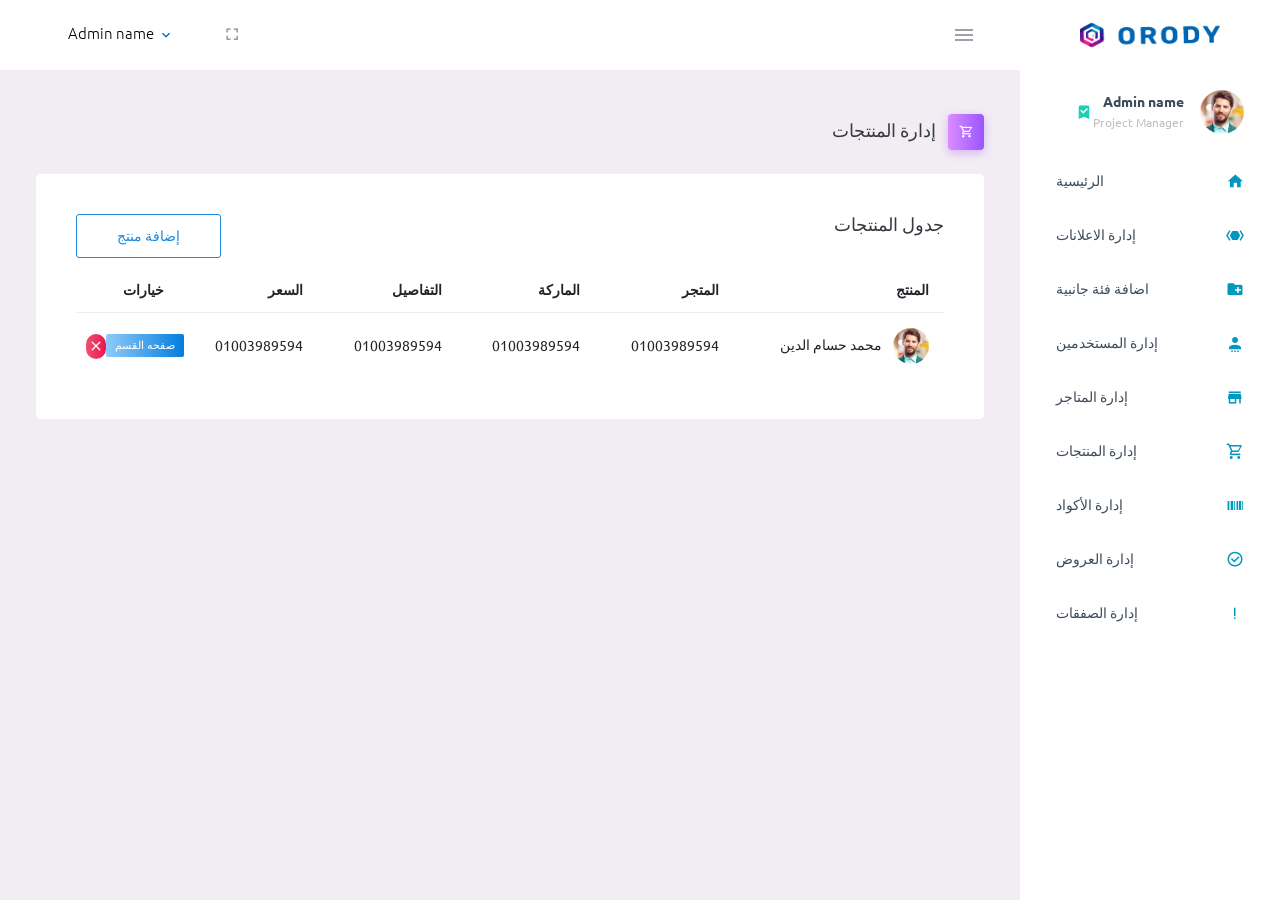
<file: pages/product/product.html>
<html lang="en">

<head>
    <!-- Required meta tags -->
    <meta charset="utf-8">
    <meta name="viewport" content="width=device-width, initial-scale=1, shrink-to-fit=no">
    <title>Orody Admin</title>
    <!-- plugins:css -->
    <link rel="stylesheet" href="../../assets/vendors/mdi/css/materialdesignicons.min.css">
    <link rel="stylesheet" href="../../assets/vendors/css/vendor.bundle.base.css">
    <link rel="stylesheet" href="../../assets/css/style.css">

    <link rel="stylesheet" href="../../assets/\css\dataTables.css">
    <!-- End layout styles -->

    <link rel="shortcut icon" href="../../assets/images/favicon.png">
</head>

<body class="">
    <div class="container-scroller">
        <!-- partial:partials/_navbar.html -->
        <nav class="navbar default-layout-navbar col-lg-12 col-12 p-0 fixed-top d-flex flex-row">

            <div class="navbar-menu-wrapper d-flex align-items-stretch">

                <ul class="navbar-nav navbar-nav-right">
                    <li class="nav-item nav-profile dropdown">
                        <a class="nav-link dropdown-toggle" id="profileDropdown" href="#" data-toggle="dropdown" aria-expanded="false">
                            <div class="nav-profile-text">
                                <p class="mb-1 text-black">Admin name</p>
                            </div>
                        </a>
                        <div class="dropdown-menu navbar-dropdown" aria-labelledby="profileDropdown">
                            <a class="dropdown-item" href="#">
                                <i class="mdi mdi-logout mr-2 text-primary"></i> تسجيل خروج </a>
                        </div>
                    </li>
                    <li class="nav-item d-none d-lg-block full-screen-link">
                        <a class="nav-link">
                            <i class="mdi mdi-fullscreen" id="fullscreen-button"></i>
                        </a>
                    </li>
                </ul>
                <button class="navbar-toggler navbar-toggler-right d-lg-none align-self-center" type="button" data-toggle="offcanvas">
          <span class="mdi mdi-menu"></span>
        </button><button class="navbar-toggler navbar-toggler align-self-center" type="button" data-toggle="minimize">
          <span class="mdi mdi-menu"></span>
        </button>

            </div>
            <div class="text-center navbar-brand-wrapper d-flex align-items-center justify-content-center">
                <a class="navbar-brand brand-logo" href="../home.html"><img src="../../assets/images/logo.png" alt="logo"></a>
                <a class="navbar-brand brand-logo-mini" href="../home.html"><img src="../../assets/images/logo-mini.png" alt="logo"></a>
            </div>
        </nav>
        <!-- partial -->
        <div class="container-fluid page-body-wrapper">
            <div class="main-panel">
                <div class="content-wrapper">
                    <div class="page-header">
                        <h3 class="page-title">
                            إدارة المنتجات
                            <span class="page-title-icon bg-gradient-primary text-white mr-2">
                <i class="mdi mdi-cart-outline menu-icon"></i>
              </span> </h3>
                    </div>

                    <div class="row">
                        <div class="col-12 grid-margin">
                            <div class="card">
                                <div class="card-body">
                                    <div class="row">
                                        <div style="text-align: -webkit-left;margin-bottom: 10;" class="col-sm-5">
                                            <a href="addProduct.html"><button type="button" class="btn btn-outline-info btn-icon-text"> إضافة منتج </button></a>
                                        </div>
                                        <div class="col-sm-7">
                                            <h4 class="card-title">جدول المنتجات</h4>
                                        </div>
                                    </div>
                                    <div class="row">
                                    </div>
                                    <div class="table-responsive">
                                        <table id="tableId" class="rtl table">
                                            <thead>
                                                <tr>
                                                    <th> المنتج </th>
                                                    <th> المتجر </th>
                                                    <th> الماركة </th>
                                                    <th> التفاصيل </th>
                                                    <th> السعر </th>
                                                    <th> خيارات </th>
                                                </tr>
                                            </thead>
                                            <tbody>
                                                <tr>
                                                    <td>
                                                        <img src="../../assets//images/faces/face1.jpg" class="mr-2" alt="image"> محمد حسام الدين </td>
                                                    <td> 01003989594 </td>
                                                    <td> 01003989594 </td>
                                                    <td> 01003989594 </td>
                                                    <td> 01003989594 </td>
                                                    <td>
                                                        <div class="row">
                                                            <a href="addProduct.html"><label class="badge badge-gradient-info">صفحه القسم</label></a>
                                                            <button onclick="confirm(' سيتم مسح الاعلان ! ');" type="button" class="btn btn-gradient-danger btn-rounded btn-icon">
                                                                <i class="mdi mdi-close"></i>
                                                              </button>
                                                        </div>
                                                    </td>
                                                </tr>
                                            </tbody>
                                        </table>
                                    </div>
                                </div>
                            </div>
                        </div>
                    </div>
                </div>
                <!-- partial -->
            </div>
            <!-- partial:partials/_sidebar.html -->
            <nav class="sidebar sidebar-offcanvas" id="sidebar">
                <ul class="nav">
                    <li class="nav-item nav-profile">
                        <a href="#" class="nav-link">
                            <i class="mdi mdi-bookmark-check text-success nav-profile-badge"></i>
                            <div class="nav-profile-text d-flex flex-column">
                                <span class="font-weight-bold mb-2">Admin name</span>
                                <span class="text-secondary text-small">Project Manager</span>
                            </div>
                            <div class="nav-profile-image">
                                <img src="../../assets/images/faces/face1.jpg" alt="profile">
                                <span class="login-status online"></span>
                                <!--change to offline or busy as needed-->
                            </div>
                        </a>
                    </li>
                    <li class="nav-item">
                        <a class="nav-link" href="../home.html">
                            <span class="menu-title">الرئيسية</span>
                            <i class="mdi mdi-home menu-icon"></i>
                        </a>
                    </li>
                    <li class="nav-item">
                        <a class="nav-link" href="">
                            <span class="menu-title">إدارة الاعلانات</span>
                            <i class="mdi mdi-xaml menu-icon"></i>
                        </a>
                    </li>
                    <li class="nav-item">
                        <a class="nav-link" href="pages/icons/mdi.html">
                            <span class="menu-title">اضافة فئة جانبية</span>
                            <i class="mdi mdi-folder-plus menu-icon"></i>
                        </a>
                    </li>
                    <li class="nav-item">
                        <a class="nav-link" href="../users/users.html">
                            <span class="menu-title">إدارة المستخدمين</span>
                            <i class="mdi mdi-account-settings menu-icon"></i>
                        </a>
                    </li>
                    <li class="nav-item">
                        <a class="nav-link" href="pages/icons/mdi.html">
                            <span class="menu-title">إدارة المتاجر</span>
                            <i class="mdi mdi-store menu-icon"></i>
                        </a>
                    </li>
                    <li class="nav-item">
                        <a class="nav-link" href="pages/icons/mdi.html">
                            <span class="menu-title">إدارة المنتجات</span>
                            <i class="mdi mdi-cart-outline menu-icon"></i>
                        </a>
                    </li>
                    <li class="nav-item">
                        <a class="nav-link" href="pages/icons/mdi.html">
                            <span class="menu-title">إدارة الأكواد</span>
                            <i class="mdi mdi-barcode menu-icon"></i>
                        </a>
                    </li>
                    <li class="nav-item">
                        <a class="nav-link" href="pages/icons/mdi.html">
                            <span class="menu-title">إدارة العروض</span>
                            <i class="mdi mdi-check-circle-outline menu-icon"></i>
                        </a>
                    </li>
                    <li class="nav-item">
                        <a class="nav-link" href="pages/icons/mdi.html">
                            <span class="menu-title">إدارة الصفقات</span>
                            <i class="mdi mdi-exclamation menu-icon"></i>
                        </a>

                </ul>
            </nav>
            <!-- partial -->

            <!-- main-panel ends -->
        </div>
        <!-- page-body-wrapper ends -->
    </div>
    <!-- container-scroller -->
    <!-- plugins:js -->



    <script src="https://code.jquery.com/jquery-3.3.1.js"></script>
    <script src="../../assets/vendors/js/vendor.bundle.base.js"></script>

    <script src="https://cdn.datatables.net/1.10.20/js/jquery.dataTables.min.js"></script>
    <script src="https://cdn.datatables.net/1.10.20/js/dataTables.bootstrap.min.js"></script>

    <!-- endinject -->
    <!-- Plugin js for this page -->
    <script src="../../assets/vendors/chart.js/Chart.min.js"></script>
    <!-- End plugin js for this page -->
    <!-- inject:js -->
    <script src="../../assets/js/off-canvas.js"></script>
    <script src="../../assets/js/hoverable-collapse.js"></script>
    <script src="../../assets/js/misc.js"></script>
    <!-- endinject -->
    <!-- Custom js for this page -->
    <script src="../../assets/js/dashboard.js"></script>
    <script src="../../assets/js/todolist.js"></script>
    <!-- End custom js for this page -->
    <script>
        $(document).ready(function() {
            $('#tableId').DataTable();
        });
    </script>
</body>

</html>
</file>
<file: assets/vendors/css/vendor.bundle.base.css>
/*
 * Container style
 */
.ps {
  overflow: hidden !important;
  overflow-anchor: none;
  -ms-overflow-style: none;
  touch-action: auto;
  -ms-touch-action: auto;
}

/*
 * Scrollbar rail styles
 */
.ps__rail-x {
  display: none;
  opacity: 0;
  transition: background-color .2s linear, opacity .2s linear;
  -webkit-transition: background-color .2s linear, opacity .2s linear;
  height: 15px;
  /* there must be 'bottom' or 'top' for ps__rail-x */
  bottom: 0px;
  /* please don't change 'position' */
  position: absolute;
}

.ps__rail-y {
  display: none;
  opacity: 0;
  transition: background-color .2s linear, opacity .2s linear;
  -webkit-transition: background-color .2s linear, opacity .2s linear;
  width: 15px;
  /* there must be 'right' or 'left' for ps__rail-y */
  right: 0;
  /* please don't change 'position' */
  position: absolute;
}

.ps--active-x > .ps__rail-x,
.ps--active-y > .ps__rail-y {
  display: block;
  background-color: transparent;
}

.ps:hover > .ps__rail-x,
.ps:hover > .ps__rail-y,
.ps--focus > .ps__rail-x,
.ps--focus > .ps__rail-y,
.ps--scrolling-x > .ps__rail-x,
.ps--scrolling-y > .ps__rail-y {
  opacity: 0.6;
}

.ps .ps__rail-x:hover,
.ps .ps__rail-y:hover,
.ps .ps__rail-x:focus,
.ps .ps__rail-y:focus,
.ps .ps__rail-x.ps--clicking,
.ps .ps__rail-y.ps--clicking {
  background-color: #eee;
  opacity: 0.9;
}

/*
 * Scrollbar thumb styles
 */
.ps__thumb-x {
  background-color: #aaa;
  border-radius: 6px;
  transition: background-color .2s linear, height .2s ease-in-out;
  -webkit-transition: background-color .2s linear, height .2s ease-in-out;
  height: 6px;
  /* there must be 'bottom' for ps__thumb-x */
  bottom: 2px;
  /* please don't change 'position' */
  position: absolute;
}

.ps__thumb-y {
  background-color: #aaa;
  border-radius: 6px;
  transition: background-color .2s linear, width .2s ease-in-out;
  -webkit-transition: background-color .2s linear, width .2s ease-in-out;
  width: 6px;
  /* there must be 'right' for ps__thumb-y */
  right: 2px;
  /* please don't change 'position' */
  position: absolute;
}

.ps__rail-x:hover > .ps__thumb-x,
.ps__rail-x:focus > .ps__thumb-x,
.ps__rail-x.ps--clicking .ps__thumb-x {
  background-color: #999;
  height: 11px;
}

.ps__rail-y:hover > .ps__thumb-y,
.ps__rail-y:focus > .ps__thumb-y,
.ps__rail-y.ps--clicking .ps__thumb-y {
  background-color: #999;
  width: 11px;
}

/* MS supports */
@supports (-ms-overflow-style: none) {
  .ps {
    overflow: auto !important;
  }
}

@media screen and (-ms-high-contrast: active), (-ms-high-contrast: none) {
  .ps {
    overflow: auto !important;
  }
}
</file>
